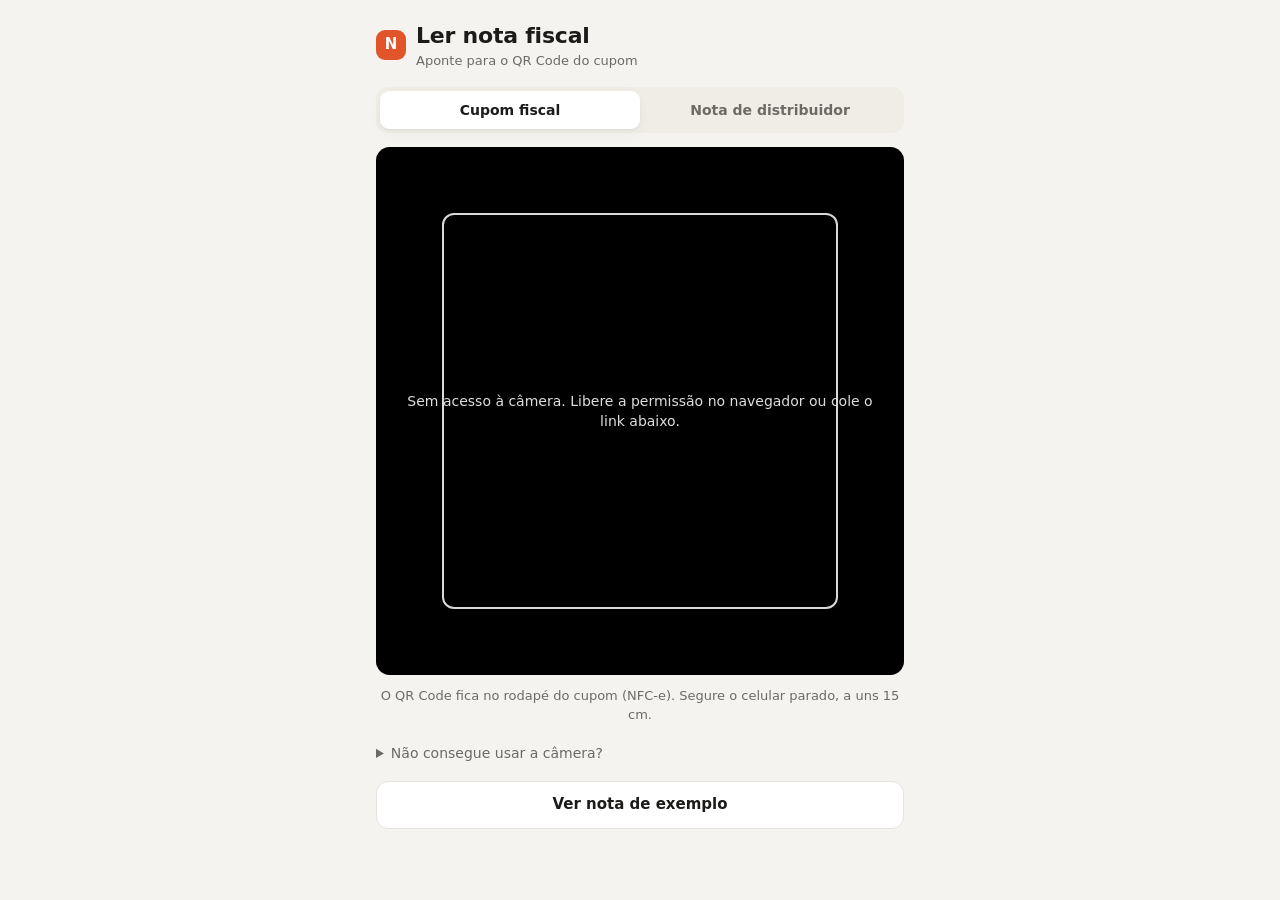
<file: nota-fiscal/index.html>
<!doctype html>
<html lang="pt-BR">
<head>
<meta charset="utf-8">
<meta name="viewport" content="width=device-width,initial-scale=1,viewport-fit=cover">
<meta name="theme-color" content="#e2552b">
<meta name="robots" content="noindex">
<title>Leitor de Nota</title>
<style>
:root{
  --bg:#f5f3ef;--card:#fff;--ink:#1c1b1a;--muted:#6d6a66;--line:#e7e3dd;--soft:#f0ece6;
  --accent:#e2552b;--accent-ink:#fff;--accent-soft:#fbe7df;
  --ok:#1e8a5a;--ok-soft:#e1f3ea;--warn:#9a6412;--warn-soft:#fbf0d9;--bad:#c53030;--bad-soft:#fbe3e3;
  --radius:14px;--shadow:0 1px 2px rgba(0,0,0,.05),0 4px 14px rgba(0,0,0,.04);
}
@media (prefers-color-scheme:dark){:root{
  --bg:#121212;--card:#1c1c1c;--ink:#f2f0ed;--muted:#a19d98;--line:#2c2b29;--soft:#252422;
  --accent:#ff6b3d;--accent-soft:#3a2219;--ok:#4cc38a;--ok-soft:#163327;--warn:#e0a84a;--warn-soft:#3a2d14;--bad:#f07272;--bad-soft:#3d1a1a;--shadow:none;
}}
*{box-sizing:border-box}
html,body{margin:0}
body{background:var(--bg);color:var(--ink);font:15px/1.45 system-ui,-apple-system,"Segoe UI",Roboto,sans-serif;-webkit-font-smoothing:antialiased}
main{max-width:560px;margin:auto;padding:16px 16px calc(32px + env(safe-area-inset-bottom))}
h1{font-size:22px;margin:0;letter-spacing:-.01em}
.muted{color:var(--muted)} .small{font-size:13px}
.top{display:flex;align-items:center;gap:10px;margin:4px 0 16px}
.top i{flex:none;width:30px;height:30px;border-radius:9px;background:var(--accent);color:#fff;display:grid;place-items:center;font-style:normal;font-weight:700}
.top a.voltar{flex:none;width:30px;height:30px;border-radius:9px;background:var(--card);border:1px solid var(--line);display:grid;place-items:center;text-decoration:none;color:var(--ink);font-size:18px}
.card{background:var(--card);border:1px solid var(--line);border-radius:var(--radius);padding:16px;box-shadow:var(--shadow)}
.btn{display:inline-flex;align-items:center;justify-content:center;gap:8px;padding:12px 16px;border-radius:12px;border:1px solid var(--line);background:var(--card);color:var(--ink);font:inherit;font-weight:600;cursor:pointer;text-decoration:none;text-align:center}
.btn.pri{background:var(--accent);border-color:var(--accent);color:var(--accent-ink)}
.btn:disabled{opacity:.45;cursor:default}
.btn.full{width:100%}
.btns{display:grid;gap:8px;margin-top:12px}
.row{display:flex;gap:8px}
.row>*{flex:1}
input,textarea{width:100%;padding:12px;border-radius:12px;border:1px solid var(--line);background:var(--bg);color:var(--ink);font:inherit}

/* abas */
.abas{display:flex;background:var(--soft);border-radius:12px;padding:4px;margin-bottom:14px}
.abas a{flex:1;text-align:center;padding:9px 6px;border-radius:9px;text-decoration:none;color:var(--muted);font-weight:600;font-size:14px}
.abas a.on{background:var(--card);color:var(--ink);box-shadow:var(--shadow)}

/* câmera */
#leitor{border-radius:var(--radius);overflow:hidden;background:#000;aspect-ratio:1/1;position:relative}
#leitor video{position:absolute;inset:0;width:100%;height:100%;object-fit:cover}
.mira{position:absolute;left:50%;top:50%;width:75%;aspect-ratio:1/1;transform:translate(-50%,-50%);border:2px solid rgba(255,255,255,.85);border-radius:12px;box-shadow:0 0 0 999px rgba(0,0,0,.35);pointer-events:none}
.mira.barras{width:90%;aspect-ratio:auto;height:40%}
#leitor-msg{position:absolute;inset:0;display:grid;place-items:center;color:#ddd;text-align:center;padding:24px;font-size:14px}
.dica{margin:12px 0 4px;text-align:center}
details{margin-top:12px}
summary{cursor:pointer;color:var(--muted);font-size:14px;padding:6px 0}

/* marcar a área da chave */
.passos{display:flex;gap:10px;align-items:flex-start;margin-bottom:12px}
.passos .num{flex:none;width:22px;height:22px;border-radius:50%;background:var(--accent);color:#fff;font-size:12px;display:grid;place-items:center;margin-top:1px}
#area{position:relative;border-radius:var(--radius);overflow:hidden;background:#000;touch-action:none;user-select:none;-webkit-user-select:none}
#area canvas{display:block;max-width:100%;max-height:62vh;margin:auto;cursor:crosshair}
.lendo{display:flex;align-items:center;gap:10px;margin-top:12px}
.lendo .spin{width:20px;height:20px;border-width:3px}

/* chave */
.chave-in{display:block;resize:none;font:600 17px/1.5 ui-monospace,SFMono-Regular,Menlo,Consolas,monospace;letter-spacing:.02em;text-align:center;padding:14px 10px}
.status{border-radius:12px;padding:10px 12px;font-size:14px;margin-top:10px}
.status.ok{background:var(--ok-soft);color:var(--ok)}
.status.bad{background:var(--bad-soft);color:var(--bad)}
.status.warn{background:var(--warn-soft);color:var(--warn)}
.status.neutro{background:var(--soft);color:var(--muted)}
.recorte{display:block;max-width:100%;border-radius:8px;border:1px solid var(--line);margin:0 auto 12px;background:#fff}
.mono{font-family:ui-monospace,SFMono-Regular,Menlo,Consolas,monospace;font-size:13px;overflow-wrap:anywhere}

/* nota */
.carregando{display:grid;place-items:center;gap:14px;padding:64px 16px;text-align:center}
.spin{width:38px;height:38px;border-radius:50%;border:4px solid var(--soft);border-top-color:var(--accent);animation:g .8s linear infinite}
@keyframes g{to{transform:rotate(360deg)}}
.erro{background:var(--bad-soft);color:var(--bad);border-color:transparent}
.aviso{background:var(--soft);border-color:transparent;font-size:14px}
.resumo .loja{font-size:18px;font-weight:700;line-height:1.25}
.resumo .total{display:flex;align-items:baseline;justify-content:space-between;margin-top:14px;padding-top:14px;border-top:1px solid var(--line)}
.resumo .total b{font-size:28px;letter-spacing:-.02em;font-variant-numeric:tabular-nums}
.dados{display:grid;grid-template-columns:auto 1fr;gap:4px 14px;margin-top:12px;font-size:14px}
.dados dt{color:var(--muted)} .dados dd{margin:0;text-align:right;font-variant-numeric:tabular-nums}
.itens{list-style:none;margin:0;padding:0}
.itens li{display:flex;gap:12px;align-items:flex-start;padding:12px 0;border-top:1px solid var(--line)}
.itens li:first-child{border-top:0}
.itens .n{flex:none;width:24px;height:24px;border-radius:7px;background:var(--soft);color:var(--muted);font-size:12px;font-weight:600;display:grid;place-items:center}
.itens .d{flex:1;min-width:0}
.itens .nome{font-weight:600;overflow-wrap:anywhere}
.itens .v{text-align:right;font-weight:700;font-variant-numeric:tabular-nums;white-space:nowrap}
.itens .q{font-variant-numeric:tabular-nums}
.sec{display:flex;justify-content:space-between;align-items:center;margin:20px 2px 8px}
.sec h2{font-size:15px;margin:0}
.fixo{position:sticky;bottom:0;padding:12px 0 calc(4px + env(safe-area-inset-bottom));background:linear-gradient(transparent,var(--bg) 30%)}
.toast{position:fixed;left:50%;top:16px;transform:translateX(-50%);background:var(--ink);color:var(--bg);padding:10px 16px;border-radius:12px;font-size:14px;z-index:50;max-width:90vw;text-align:center}
</style>
</head>
<body>
<main id="app"></main>
<input id="foto" type="file" accept="image/*" capture="environment" hidden>
<input id="foto-ocr" type="file" accept="image/*" hidden>

<script>
(function () {
'use strict';
const ZXING_JS = 'https://cdn.jsdelivr.net/npm/zxing-wasm@2.2.4/dist/iife/reader/index.js';
const ZXING_WASM = 'https://cdn.jsdelivr.net/npm/zxing-wasm@2.2.4/dist/reader/zxing_reader.wasm';
const TESSERACT_JS = 'https://cdn.jsdelivr.net/npm/tesseract.js@5.1.1/dist/tesseract.min.js';
const CHAVE_DEMO = '35261012345678000195550010000456781123456787';
const UFS = {11:1,12:1,13:1,14:1,15:1,16:1,17:1,21:1,22:1,23:1,24:1,25:1,26:1,27:1,28:1,29:1,31:1,32:1,33:1,35:1,41:1,42:1,43:1,50:1,51:1,52:1,53:1};

const $ = s => document.querySelector(s);
const esc = s => String(s ?? '').replace(/[&<>"']/g, c => ({'&':'&amp;','<':'&lt;','>':'&gt;','"':'&quot;',"'":'&#39;'}[c]));
const brl = n => n == null ? '—' : Number(n).toLocaleString('pt-BR', {style: 'currency', currency: 'BRL'});
const qtd = n => Number(n).toLocaleString('pt-BR', {maximumFractionDigits: 3});
const grupos = c => c.replace(/(.{4})(?=.)/g, '$1 ');
const toast = t => { const d = document.createElement('div'); d.className = 'toast'; d.textContent = t; document.body.append(d); setTimeout(() => d.remove(), 2600); };

let foto = null;      // canvas com a foto tirada (para marcar a área)
let lida = null;      // {chave, ok, recorte} resultado da leitura da foto

/* ---------- chave de acesso: 44 caracteres, DV módulo 11 ---------- */
// Desde 2026 o CNPJ (posições 7–20) pode ter letras; no DV cada caractere vale (ASCII − 48).
function dvChave(base43) {
  let soma = 0, peso = 2;
  for (let i = base43.length - 1; i >= 0; i--) { soma += (base43.charCodeAt(i) - 48) * peso; peso = peso === 9 ? 2 : peso + 1; }
  const r = soma % 11; return r < 2 ? 0 : 11 - r;
}
const limparChave = s => String(s || '').toUpperCase().replace(/[^0-9A-Z]/g, '');
// Além do DV da chave, confere o CNPJ (ou CPF) do emitente, o mês e o modelo:
// assim um número lido errado quase nunca passa como chave válida.
function chaveValida(c) {
  if (!/^\d{6}[0-9A-Z]{12}\d{26}$/.test(c) || !UFS[c.slice(0, 2)] || dvChave(c.slice(0, 43)) !== +c[43]) return false;
  const mes = +c.slice(4, 6), doc = c.slice(6, 20);
  return mes >= 1 && mes <= 12 && /^(55|65)$/.test(c.slice(20, 22)) && (cnpjValido(doc) || (doc.startsWith('000') && cpfValido(doc.slice(3))));
}
// CNPJ (numérico ou alfanumérico): DVs módulo 11 com pesos 2–9 da direita para a esquerda.
function cnpjValido(d) {
  const dv = b => { let s = 0, p = 2; for (let i = b.length - 1; i >= 0; i--) { s += (b.charCodeAt(i) - 48) * p; p = p === 9 ? 2 : p + 1; } const r = s % 11; return r < 2 ? 0 : 11 - r; };
  return dv(d.slice(0, 12)) === +d[12] && dv(d.slice(0, 13)) === +d[13];
}
function cpfValido(d) {
  if (!/^\d{11}$/.test(d) || /^(\d)\1+$/.test(d)) return false;
  const dv = b => { let s = 0; for (let i = 0; i < b.length; i++) s += +b[i] * (b.length + 1 - i); const r = s % 11; return r < 2 ? 0 : 11 - r; };
  return dv(d.slice(0, 9)) === +d[9] && dv(d.slice(0, 10)) === +d[10];
}
// Chaves válidas que aparecem no texto lido: linhas com exatamente 44 dígitos e, como reserva,
// trechos de 44 dígitos seguidos (quando o OCR quebra a linha no meio).
function chavesNoTexto(texto) {
  const linhas = texto.split('\n').map(l => l.replace(/\D/g, '')).filter(Boolean);
  const achadas = new Set(), juntas = linhas.join('');
  for (const d of linhas) if (d.length === 44 && chaveValida(d)) achadas.add(d);
  for (let i = 0; i + 44 <= juntas.length; i++) if (chaveValida(juntas.slice(i, i + 44))) achadas.add(juntas.slice(i, i + 44));
  // Linha mais parecida com uma chave, para a pessoa corrigir se nada for válido.
  const parecida = linhas.slice().sort((a, b) => Math.abs(a.length - 44) - Math.abs(b.length - 44))[0] || '';
  return {achadas: [...achadas], parecida};
}

/* ---------- rotas ----------
   #/            câmera para cupom (QR Code)
   #/nfe         nota de distribuidor: código de barras, foto ou digitar
   #/nfe/foto    marcar a área da chave na foto
   #/nfe/chave   conferir / digitar a chave
   #/nota?url=   resultado do cupom
   #/chave?c=    resultado da NF-e */
async function route() {
  await pararCamera();
  const h = location.hash.replace(/^#\/?/, '');
  const [caminho, q] = h.split('?');
  const qs = new URLSearchParams(q || '');
  if (caminho === 'nota') return qs.get('url') ? telaNota(qs.get('url')) : (location.hash = '#/');
  if (caminho === 'chave') return qs.get('c') ? telaChave(qs.get('c')) : (location.hash = '#/nfe');
  if (caminho === 'nfe/foto') return foto ? telaMarcar() : (location.hash = '#/nfe');
  if (caminho === 'nfe/chave') return telaDigitar();
  if (caminho === 'ocr') return telaOcr();
  telaCamera(caminho === 'nfe' ? 'nfe' : 'cupom');
}
const abrirNota = url => { location.hash = '#/nota?url=' + encodeURIComponent(url); };
const abrirChave = c => { location.hash = '#/chave?c=' + c; };

// Serve para as duas abas: QR Code com link → cupom; código de barras com 44 dígitos → NF-e.
function aoLer(texto) {
  if (/^https?:\/\//i.test(texto)) { vibrar(); abrirNota(texto); return true; }
  const c = limparChave(texto);
  if (c.length === 44 && chaveValida(c)) { vibrar(); abrirChave(c); return true; }
  return false;
}
const vibrar = () => navigator.vibrate && navigator.vibrate(80);

/* ---------- Tela 1: câmera (com abas) ---------- */
function telaCamera(aba) {
  const nfe = aba === 'nfe';
  $('#app').innerHTML = `
    <div class="top"><i>N</i><div><h1>Ler nota fiscal</h1><div class="muted small">${nfe ? 'Aponte para o código de barras da nota' : 'Aponte para o QR Code do cupom'}</div></div></div>
    <nav class="abas"><a href="#/" class="${nfe ? '' : 'on'}">Cupom fiscal</a><a href="#/nfe" class="${nfe ? 'on' : ''}">Nota de distribuidor</a></nav>
    <div id="leitor"><div class="mira${nfe ? ' barras' : ''}"></div><div id="leitor-msg">Abrindo a câmera…</div></div>
    ${nfe ? `
      <p class="dica muted small">O código de barras fica no topo da nota (DANFE), à direita. Se não ler, tire uma foto <b>de perto</b> dessa parte da nota.</p>
      <div class="btns">
        <label for="foto" class="btn pri full">Tirar foto e marcar a chave</label>
        <a href="#/nfe/chave" class="btn full">Digitar os 44 números</a>
        <button id="demo" class="btn full">Ver nota de exemplo</button>
      </div>
      <p class="small" style="text-align:center;margin-top:16px"><a href="#/ocr" class="muted">Teste: extrair todo o texto da nota (OCR → PDF)</a></p>` : `
      <p class="dica muted small">O QR Code fica no rodapé do cupom (NFC-e). Segure o celular parado, a uns 15 cm.</p>
      <details>
        <summary>Não consegue usar a câmera?</summary>
        <form id="manual" class="card" style="margin-top:8px">
          <label class="small muted" for="link">Cole o link do QR Code</label>
          <input id="link" type="url" inputmode="url" placeholder="https://www.nfce.fazenda…" required style="margin:6px 0 10px">
          <button class="btn pri full">Consultar nota</button>
        </form>
      </details>
      <div class="btns"><button id="demo" class="btn full">Ver nota de exemplo</button></div>`}`;
  if (nfe) {
    $('#demo').onclick = () => abrirChave(CHAVE_DEMO);
  } else {
    $('#manual').onsubmit = e => { e.preventDefault(); abrirNota($('#link').value.trim()); };
    $('#demo').onclick = () => abrirNota('demo');
  }
  iniciarCamera(nfe);
}

/* ---------- Leitura de códigos (QR Code e código de barras) ----------
   Usa o leitor nativo do navegador quando existe (Chrome no Android) e, se não, o zxing-wasm
   (iPhone e computador). O zxing é baixado só quando precisa. */
let zxing = null, detector;
function carregarZxing() {
  if (!zxing) {
    zxing = carregarScript(ZXING_JS).then(() => {
      ZXingWASM.prepareZXingModule({overrides: {locateFile: (arq, pasta) => arq.endsWith('.wasm') ? ZXING_WASM : pasta + arq}});
      return window.ZXingWASM;
    });
    zxing.catch(() => { zxing = null; });
  }
  return zxing;
}
async function detectorNativo() {
  if (detector !== undefined) return detector;
  detector = null;
  try {
    const f = 'BarcodeDetector' in window ? await BarcodeDetector.getSupportedFormats() : [];
    if (f.includes('code_128') && f.includes('qr_code')) detector = new BarcodeDetector({formats: ['code_128', 'qr_code']});
  } catch (e) {}
  return detector;
}
// Textos dos códigos achados no canvas. Com "forte" (fotos), tenta o zxing também quando o nativo não acha.
async function lerCodigos(canvas, forte) {
  const d = await detectorNativo();
  if (d) {
    try { const r = await d.detect(canvas); if (r.length || !forte) return r.map(x => x.rawValue); } catch (e) {}
  }
  const z = await carregarZxing().catch(() => null);
  if (!z) return [];
  const img = canvas.getContext('2d', {willReadFrequently: true}).getImageData(0, 0, canvas.width, canvas.height);
  return (await z.readBarcodes(img, {formats: ['Code128', 'QRCode'], tryHarder: true, maxNumberOfSymbols: 1})).map(x => x.text);
}
const codigoUtil = t => /^https?:\/\//i.test(t) || chaveValida(limparChave(t));

// Copia um pedaço da imagem para um canvas novo, com a largura pedida (amplia ou reduz).
function recorte(origem, x, y, w, h, largura) {
  const k = largura / w, c = document.createElement('canvas');
  c.width = Math.round(w * k); c.height = Math.round(h * k);
  const cx = c.getContext('2d', {willReadFrequently: true});
  cx.imageSmoothingQuality = 'high';
  cx.drawImage(origem, x, y, w, h, 0, 0, c.width, c.height);
  return c;
}

// Procura um código na foto (ou só na área indicada). As barras de uma DANFE são finas: se ficarem
// com menos de ~2 px na foto, o leitor não acha. Por isso amplia: a foto inteira e depois por partes.
async function codigoNaFoto(img, area) {
  const partes = [];
  if (area) partes.push(area);
  else {
    partes.push({x: 0, y: 0, w: img.width, h: img.height});
    for (let i = 0; i < 3; i++) for (let j = 0; j < 3; j++) partes.push({x: j * img.width / 4, y: i * img.height / 4, w: img.width / 2, h: img.height / 2});
  }
  for (const a of partes) {
    const x = Math.max(0, a.x), y = Math.max(0, a.y), w = Math.min(img.width - x, a.w), h = Math.min(img.height - y, a.h);
    if (w < 20 || h < 20) continue;
    try {
      for (const t of await lerCodigos(recorte(img, x, y, w, h, Math.min(3000, Math.max(w, Math.min(w * 2, 2400)))), true))
        if (codigoUtil(t)) return t;
    } catch (e) {}
  }
  return null;
}

/* ---------- Câmera ao vivo ---------- */
let camera = null;
async function iniciarCamera(nfe) {
  const msg = t => { const m = $('#leitor-msg'); if (m) m.textContent = t; };
  if (!window.isSecureContext || !navigator.mediaDevices) return msg('A câmera só funciona com https:// (ou em localhost).');
  const eu = camera = {parado: false};
  let stream;
  try {
    stream = await navigator.mediaDevices.getUserMedia({audio: false, video: {facingMode: {ideal: 'environment'}, width: {ideal: 1920}, height: {ideal: 1080}}});
  } catch (e) {
    if (camera === eu) msg('Sem acesso à câmera. Libere a permissão no navegador' + (nfe ? ', tire uma foto ou digite a chave.' : ' ou cole o link abaixo.'));
    return;
  }
  if (eu.parado) { stream.getTracks().forEach(t => t.stop()); return; }
  eu.stream = stream;
  const video = document.createElement('video');
  video.setAttribute('playsinline', ''); video.muted = true; video.srcObject = stream;
  $('#leitor').prepend(video);
  try { await video.play(); } catch (e) {}
  msg('');
  if (!(await detectorNativo())) carregarZxing().catch(() => msg('Não foi possível carregar o leitor. Verifique a internet.'));

  // Lê só o meio da imagem (onde fica a mira): faixa larga para código de barras, quadrado para QR Code.
  const ciclo = async () => {
    if (eu.parado) return;
    const vw = video.videoWidth, vh = video.videoHeight;
    if (vw) {
      const w = nfe ? vw * 0.9 : Math.min(vw, vh) * 0.8, h = nfe ? Math.min(vh, w * 0.5) : w;
      try {
        for (const t of await lerCodigos(recorte(video, (vw - w) / 2, (vh - h) / 2, w, h, w), false))
          if (!eu.parado && aoLer(t)) { pararCamera(); return; }
      } catch (e) {}
    }
    if (!eu.parado) eu.timer = setTimeout(ciclo, 150);
  };
  ciclo();
}

function pararCamera() {
  const c = camera; camera = null;
  if (c) { c.parado = true; clearTimeout(c.timer); if (c.stream) c.stream.getTracks().forEach(t => t.stop()); }
  return Promise.resolve();
}

/* ---------- Foto: tentar o código de barras, senão marcar a área ---------- */
$('#foto').onchange = async e => {
  const arq = e.target.files[0]; if (!arq) return;
  e.target.value = ''; // permite escolher a mesma foto de novo
  await pararCamera();
  try { foto = await carregarImagem(arq); } catch (err) { return toast('Não consegui abrir a foto. Tente de novo.'); }
  // 1º: se o código de barras for legível na foto, nem precisa marcar nada.
  carregando('Procurando o código de barras na foto');
  const cod = await codigoNaFoto(foto);
  if (cod && aoLer(cod)) { toast('Código de barras lido na foto'); return; }
  if (location.hash === '#/nfe/foto') route(); // já estava nessa tela (tirou outra foto)
  else location.hash = '#/nfe/foto';
};

// Desenha a foto num canvas, reduzida para no máximo 3000 px no lado maior (economiza memória).
function carregarImagem(arq) {
  return new Promise((ok, falha) => {
    const img = new Image(), url = URL.createObjectURL(arq);
    img.onload = () => {
      const k = Math.min(1, 3000 / Math.max(img.naturalWidth, img.naturalHeight));
      const c = document.createElement('canvas');
      c.width = Math.round(img.naturalWidth * k); c.height = Math.round(img.naturalHeight * k);
      c.getContext('2d').drawImage(img, 0, 0, c.width, c.height);
      URL.revokeObjectURL(url); ok(c);
    };
    img.onerror = () => { URL.revokeObjectURL(url); falha(); };
    img.src = url;
  });
}

/* ---------- Tela: marcar a área dos 44 números ---------- */
// A seleção fica guardada em pixels da foto. "vista" é o pedaço da foto que aparece na tela:
// começa com a foto inteira e, depois de uma marcação pequena, aproxima nela para ajustar.
function telaMarcar() {
  $('#app').innerHTML = `
    <div class="top"><a href="#/nfe" class="voltar" aria-label="Voltar">‹</a><div><h1>Marque a chave</h1><div class="muted small">Os 44 números embaixo de “CHAVE DE ACESSO”</div></div></div>
    <div class="passos"><span class="num">1</span><div class="small">Encontre a <b>chave de acesso</b> no topo da nota, à direita (fica embaixo do código de barras).</div></div>
    <div class="passos"><span class="num">2</span><div class="small" id="instrucao"><b>Arraste o dedo</b> por cima <b>só da linha dos números</b>, de um canto ao outro, formando um retângulo.</div></div>
    <div id="area"><canvas id="tela"></canvas></div>
    <button id="inteira" class="btn full" style="margin-top:8px" hidden>Ver a foto inteira</button>
    <div id="lendo"></div>
    <div class="row" style="margin-top:12px">
      <label id="outra" for="foto" class="btn">Outra foto</label>
      <button id="ler" class="btn pri" disabled>Ler números</button>
    </div>`;
  const tela = $('#tela'), ctx = tela.getContext('2d');
  let sel = null, inicio = null, vista, k;

  const mostrar = v => {
    vista = v; k = Math.min(1600, Math.max(900, v.w)) / v.w;
    tela.width = Math.round(v.w * k); tela.height = Math.round(v.h * k);
    $('#inteira').hidden = v.w === foto.width && v.h === foto.height;
    desenhar();
  };
  const desenhar = () => {
    ctx.drawImage(foto, vista.x, vista.y, vista.w, vista.h, 0, 0, tela.width, tela.height);
    if (!sel) return;
    const s = norm(sel), r = {x: (s.x - vista.x) * k, y: (s.y - vista.y) * k, w: s.w * k, h: s.h * k};
    ctx.fillStyle = 'rgba(0,0,0,.55)';
    ctx.fillRect(0, 0, tela.width, r.y); ctx.fillRect(0, r.y + r.h, tela.width, tela.height - r.y - r.h);
    ctx.fillRect(0, r.y, r.x, r.h); ctx.fillRect(r.x + r.w, r.y, tela.width - r.x - r.w, r.h);
    ctx.strokeStyle = '#ff6b3d'; ctx.lineWidth = Math.max(3, tela.width / 250); ctx.strokeRect(r.x, r.y, r.w, r.h);
  };
  const norm = s => ({x: Math.min(s.x1, s.x2), y: Math.min(s.y1, s.y2), w: Math.abs(s.x2 - s.x1), h: Math.abs(s.y2 - s.y1)});
  // Converte a posição do dedo na tela para pixels da foto.
  const ponto = e => {
    const b = tela.getBoundingClientRect();
    const x = vista.x + (e.clientX - b.left) / b.width * vista.w, y = vista.y + (e.clientY - b.top) / b.height * vista.h;
    return {x: Math.max(vista.x, Math.min(vista.x + vista.w, x)), y: Math.max(vista.y, Math.min(vista.y + vista.h, y))};
  };
  tela.onpointerdown = e => { tela.setPointerCapture(e.pointerId); inicio = ponto(e); sel = {x1: inicio.x, y1: inicio.y, x2: inicio.x, y2: inicio.y}; desenhar(); };
  tela.onpointermove = e => { if (!inicio) return; const p = ponto(e); sel.x2 = p.x; sel.y2 = p.y; desenhar(); };
  tela.onpointerup = tela.onpointercancel = () => {
    inicio = null;
    const r = sel && norm(sel);
    if (!r || r.w < vista.w * 0.05 || r.h * k < 4) { sel = null; desenhar(); $('#ler').disabled = true; return; }
    $('#ler').disabled = false;
    // Marcação pequena na tela: aproxima nela (com folga) para a pessoa conferir e ajustar.
    if (r.w < vista.w * 0.5) {
      const w = Math.min(foto.width, r.w * 1.4), h = Math.min(foto.height, Math.max(r.h * 3, w / 3));
      const x = Math.max(0, Math.min(foto.width - w, r.x + r.w / 2 - w / 2)), y = Math.max(0, Math.min(foto.height - h, r.y + r.h / 2 - h / 2));
      mostrar({x, y, w, h});
      $('#instrucao').innerHTML = 'Aproximei. Se o retângulo não cobrir <b>todos os 44 números</b>, arraste de novo. Depois toque em <b>Ler números</b>.';
    }
  };
  $('#inteira').onclick = () => mostrar({x: 0, y: 0, w: foto.width, h: foto.height});
  mostrar({x: 0, y: 0, w: foto.width, h: foto.height});

  $('#ler').onclick = async () => {
    $('#ler').disabled = true; $('#outra').style.cssText = 'pointer-events:none;opacity:.45';
    const aviso = t => { $('#lendo').innerHTML = `<div class="lendo"><div class="spin"></div><div class="small">${esc(t)}</div></div>`; };
    const m = norm(sel);
    aviso('Procurando o código de barras…');
    // Na DANFE o código de barras fica logo acima da chave: tenta lê-lo antes do OCR.
    const cod = await codigoNaFoto(foto, {x: m.x - m.w * 0.15, y: m.y - m.h * 6, w: m.w * 1.3, h: m.h * 7.5});
    if (cod && chaveValida(limparChave(cod))) {
      lida = {chave: limparChave(cod), ok: true, barras: true, recorte: recorte(foto, m.x, m.y, m.w, m.h, Math.min(1200, m.w * 2)).toDataURL('image/png')};
      location.hash = '#/nfe/chave';
      return;
    }
    try {
      lida = await Promise.race([
        lerChaveDaImagem(foto, norm(sel), aviso),
        new Promise((_, rej) => setTimeout(() => rej(new Error('tempo')), 90000)),
      ]);
    } catch (err) {
      lida = {chave: '', ok: false, erroLeitura: true};
    }
    location.hash = '#/nfe/chave';
  };
}

/* ---------- OCR dos números (Tesseract.js, carregado só quando precisa) ---------- */
let ocr = null, ocrAviso = () => {};
function carregarScript(src) {
  return new Promise((ok, falha) => { const s = document.createElement('script'); s.src = src; s.onload = ok; s.onerror = falha; document.head.append(s); });
}
async function workerOcr(aviso) {
  if (!ocr) {
    ocr = (async () => {
      if (!window.Tesseract) await carregarScript(TESSERACT_JS);
      // Erros dentro do worker (ex.: falha ao baixar o idioma) não rejeitam a promessa sozinhos.
      let falhou;
      const erro = new Promise((_, rej) => { falhou = rej; });
      return Promise.race([erro, Tesseract.createWorker('eng', 1, {
        logger: m => { if (m.status === 'recognizing text') ocrAviso('Lendo os números… ' + Math.round(m.progress * 100) + '%'); },
        errorHandler: e => falhou(e),
      })]);
    })();
    ocr.catch(() => { ocr = null; });
  }
  ocrAviso = aviso;
  aviso('Carregando o leitor de números (na primeira vez demora um pouco)…');
  return ocr;
}

async function lerChaveDaImagem(img, r, aviso) {
  // Recorta com uma folga e amplia para ~1400 px de largura (o Tesseract erra menos com texto grande).
  const pad = Math.round(Math.max(r.h * 0.15, 4));
  const x = Math.max(0, Math.round(r.x - pad)), y = Math.max(0, Math.round(r.y - pad));
  const w = Math.min(img.width - x, Math.round(r.w + pad * 2)), h = Math.min(img.height - y, Math.round(r.h + pad * 2));
  // Cada leitura erra em lugares diferentes (troca 0 por 9, junta grupos…). Por isso lê com várias
  // versões da imagem e só dá a chave como conferida quando 2 leituras chegam à mesma chave válida.
  const versoes = [], recortar = largura => {
    const k = Math.max(1, Math.min(4, largura / w));
    const c = document.createElement('canvas');
    c.width = Math.round(w * k); c.height = Math.round(h * k);
    const cx = c.getContext('2d'); cx.imageSmoothingQuality = 'high';
    cx.drawImage(img, x, y, w, h, 0, 0, c.width, c.height);
    return c;
  };
  const p900 = recortar(900), p1400 = recortar(1400);
  for (const [base, bin, modo] of [[p900, false, '6'], [p1400, true, '6'], [p1400, false, '11'], [p900, true, '6'], [p1400, false, '6'], [p900, true, '11'], [p900, false, '11'], [p1400, true, '11']])
    versoes.push({c: filtrar(base, bin), modo});

  const worker = await workerOcr(aviso);
  const votos = new Map();
  let parecida = '';
  for (let i = 0; i < versoes.length; i++) {
    ocrAviso = t => aviso(t.replace('Lendo os números…', 'Lendo os números (' + (i + 1) + '/' + versoes.length + ')…'));
    await worker.setParameters({tessedit_char_whitelist: '0123456789', tessedit_pageseg_mode: versoes[i].modo});
    const r = chavesNoTexto((await worker.recognize(versoes[i].c)).data.text);
    for (const c of r.achadas) votos.set(c, (votos.get(c) || 0) + 1);
    if (Math.abs(r.parecida.length - 44) < Math.abs(parecida.length - 44)) parecida = r.parecida;
    const [melhor, n] = [...votos].sort((a, b) => b[1] - a[1])[0] || [];
    if (n >= 2) return {chave: melhor, ok: true, recorte: versoes[0].c.toDataURL('image/png')};
  }
  const [unica] = [...votos.keys()];
  const recorte = versoes[0].c.toDataURL('image/png');
  // Só uma leitura deu chave válida: mostra, mas pede para a pessoa comparar com a nota.
  if (votos.size === 1) return {chave: unica, ok: false, duvida: true, recorte};
  return {chave: parecida.slice(0, 44), ok: false, recorte};
}

// Tons de cinza e, se pedido, preto e branco com limiar automático (Otsu).
function filtrar(origem, binario) {
  const c = document.createElement('canvas'); c.width = origem.width; c.height = origem.height;
  const ctx = c.getContext('2d'); ctx.drawImage(origem, 0, 0);
  const d = ctx.getImageData(0, 0, c.width, c.height), px = d.data, hist = new Array(256).fill(0);
  for (let i = 0; i < px.length; i += 4) { const g = Math.round(px[i] * .299 + px[i + 1] * .587 + px[i + 2] * .114); px[i] = px[i + 1] = px[i + 2] = g; hist[g]++; }
  if (binario) {
    const total = px.length / 4; let soma = 0; for (let i = 0; i < 256; i++) soma += i * hist[i];
    let sB = 0, wB = 0, max = 0, limiar = 127;
    for (let t = 0; t < 256; t++) {
      wB += hist[t]; if (!wB) continue; const wF = total - wB; if (!wF) break;
      sB += t * hist[t]; const mB = sB / wB, mF = (soma - sB) / wF, v = wB * wF * (mB - mF) ** 2;
      if (v > max) { max = v; limiar = t; }
    }
    for (let i = 0; i < px.length; i += 4) px[i] = px[i + 1] = px[i + 2] = px[i] > limiar ? 255 : 0;
  }
  ctx.putImageData(d, 0, 0);
  return c;
}

/* ---------- Tela: conferir / digitar a chave ---------- */
function telaDigitar() {
  const r = lida; lida = null;
  const daFoto = !!r;
  $('#app').innerHTML = `
    <div class="top"><a href="#/nfe" class="voltar" aria-label="Voltar">‹</a><div><h1>${daFoto ? 'Confira a chave' : 'Digite a chave'}</h1><div class="muted small">${daFoto ? 'Compare com a nota antes de buscar' : 'Os 44 números embaixo de “CHAVE DE ACESSO”'}</div></div></div>
    <div class="card">
      ${daFoto && r.recorte ? `<img class="recorte" src="${r.recorte}" alt="Área marcada na foto">` : ''}
      <textarea id="chave" class="chave-in" rows="3" inputmode="numeric" autocomplete="off" spellcheck="false" placeholder="0000 0000 0000 0000 …">${esc(grupos(r ? r.chave : ''))}</textarea>
      <div id="status"></div>
      <button id="buscar" class="btn pri full" style="margin-top:12px" disabled>Buscar nota</button>
    </div>
    ${daFoto ? `<div class="row" style="margin-top:12px"><a href="#/nfe/foto" class="btn">Marcar de novo</a><label for="foto" class="btn">Tirar outra foto</label></div>` : ''}`;

  const inp = $('#chave');
  const conferir = () => {
    const c = limparChave(inp.value).slice(0, 44);
    const fim = inp.selectionStart === inp.value.length;
    inp.value = grupos(c);
    if (fim) inp.setSelectionRange(inp.value.length, inp.value.length);
    const ok = c.length === 44 && chaveValida(c);
    let st;
    if (ok && daFoto && r.duvida && c === r.chave) st = `<div class="status warn">Li esta chave, mas não tenho certeza. <b>Compare com a nota</b> antes de buscar, ou marque de novo.</div>`;
    else if (ok) st = `<div class="status ok">✓ Chave conferida${daFoto && r.barras && c === r.chave ? ' (lida pelo código de barras)' : daFoto ? '. Confira se bate com a nota.' : ''}</div>`;
    else if (c.length === 44) st = `<div class="status bad">Essa chave não confere: algum número está errado. ${daFoto ? 'Corrija aqui, marque de novo ou tire outra foto mais de perto.' : 'Confira com a nota.'}</div>`;
    else if (daFoto && c.length === 0 && r.erroLeitura) st = `<div class="status bad">Não consegui carregar o leitor de números. Verifique a internet ou digite a chave.</div>`;
    else if (daFoto && !c.length) st = `<div class="status bad">Não encontrei números nessa área. Marque de novo, tire outra foto mais de perto ou digite.</div>`;
    else st = `<div class="status ${daFoto ? 'bad' : 'neutro'}">${daFoto ? 'Não consegui ler todos os números (' + c.length + ' de 44). Complete aqui, marque de novo ou tire outra foto.' : c.length + ' de 44 números'}</div>`;
    $('#status').innerHTML = st;
    $('#buscar').disabled = !ok;
    return ok ? c : '';
  };
  inp.oninput = conferir;
  $('#buscar').onclick = () => { const c = conferir(); if (c) abrirChave(c); };
  inp.onkeydown = e => { if (e.key === 'Enter') { e.preventDefault(); $('#buscar').click(); } };
  conferir();
  if (!daFoto) inp.focus();
}

/* ---------- Telas de resultado ---------- */
const carregando = t => { $('#app').innerHTML = `<div class="carregando"><div class="spin"></div><div><b>Carregando…</b><div class="muted small">${t}</div></div></div>`; };

async function consultar(rota, corpo) {
  try {
    const resp = await fetch(rota, {method: 'POST', headers: {'Content-Type': 'application/json'}, body: JSON.stringify(corpo)});
    return await resp.json();
  } catch (e) {
    return {ok: false, erro: 'Não foi possível falar com o servidor. Verifique a internet.'};
  }
}

function listaProdutos(r) {
  if (!r.produtos || !r.produtos.length) return '';
  return `
    <div class="sec"><h2>Produtos</h2><span class="muted small">${r.produtos.length} ${r.produtos.length === 1 ? 'item' : 'itens'}</span></div>
    <div class="card" style="padding:4px 16px">
      <ul class="itens">${r.produtos.map(p => `
        <li>
          <span class="n">${p.id}</span>
          <div class="d">
            <div class="nome">${esc(p.nome)}</div>
            <div class="muted small q">${qtd(p.quantidade)} ${esc(p.unidade)} × ${brl(p.preco_unitario)}</div>
          </div>
          <div class="v">${brl(p.preco_total)}</div>
        </li>`).join('')}
      </ul>
    </div>`;
}

async function telaNota(url) {
  carregando('Buscando os produtos da nota na SEFAZ');
  const r = await consultar('/api/nfce', {url});
  if (!location.hash.startsWith('#/nota')) return; // saiu da tela enquanto carregava
  if (!r.ok) return telaErro(r.erro || 'Não foi possível ler esta nota.', () => telaNota(url), '#/');
  $('#app').innerHTML = `
    <div class="top"><i>N</i><h1>Sua nota</h1></div>
    <div class="card resumo">
      <div class="loja">${esc(r.estabelecimento)}</div>
      <div class="muted small">${[r.cnpj && 'CNPJ ' + esc(r.cnpj), r.data_emissao && esc(r.data_emissao)].filter(Boolean).join(' · ')}</div>
      <div class="total"><span class="muted">Total da nota</span><b>${brl(r.valor_total)}</b></div>
    </div>
    ${listaProdutos(r)}
    ${r.fonte === 'demo' ? '<p class="muted small" style="text-align:center">Esta é uma nota de exemplo.</p>' : ''}
    <div class="fixo"><a href="#/" class="btn pri full">Ler outra nota</a></div>`;
}

async function telaChave(c) {
  carregando('Consultando a nota fiscal');
  const r = await consultar('/api/nfe', {chave: c});
  if (!location.hash.startsWith('#/chave')) return;
  if (!r.ok) return telaErro(r.erro || 'Não foi possível consultar esta nota.', () => telaChave(c), '#/nfe');
  const dados = [
    ['CNPJ do emitente', r.cnpj], ['Número / série', r.numero + ' / ' + r.serie],
    ['Emissão', r.data_emissao || r.mes_emissao], ['Estado', r.uf], ['Tipo', r.modelo],
  ].filter(d => d[1]);
  $('#app').innerHTML = `
    <div class="top"><i>N</i><h1>Nota de distribuidor</h1></div>
    <div class="card resumo">
      <div class="loja">${esc(r.estabelecimento || r.modelo + ' nº ' + r.numero)}</div>
      <dl class="dados">${dados.map(d => `<dt>${esc(d[0])}</dt><dd>${esc(d[1])}</dd>`).join('')}</dl>
      ${r.valor_total != null ? `<div class="total"><span class="muted">Total da nota</span><b>${brl(r.valor_total)}</b></div>` : ''}
      <div class="muted small mono" style="margin-top:12px">${esc(grupos(r.chave))}</div>
      <button id="copiar" class="btn full" style="margin-top:10px">Copiar chave</button>
    </div>
    ${r.aviso ? `<div class="card aviso" style="margin-top:12px">${esc(r.aviso)}</div>` : ''}
    ${listaProdutos(r)}
    ${r.fonte === 'demo' ? '<p class="muted small" style="text-align:center">Esta é uma nota de exemplo.</p>' : ''}
    <div class="fixo"><a href="#/nfe" class="btn pri full">Ler outra nota</a></div>`;
  $('#copiar').onclick = () => navigator.clipboard.writeText(r.chave).then(() => toast('Chave copiada'), () => toast('Não deu para copiar'));
}

function telaErro(msg, tentar, voltar) {
  $('#app').innerHTML = `
    <div class="top"><i>N</i><h1>Não deu certo</h1></div>
    <div class="card erro">${esc(msg)}</div>
    <div class="row" style="margin-top:14px">
      <button id="denovo" class="btn">Tentar de novo</button>
      <a href="${voltar}" class="btn pri">Ler outra nota</a>
    </div>`;
  $('#denovo').onclick = tentar;
}

/* ---------- Teste: OCR da DANFE inteira → produtos + texto + PDF pesquisável ----------
   Usa o Tesseract em português. O PDF tem a imagem da nota com o texto reconhecido "por baixo",
   então dá para selecionar, copiar e buscar. Os produtos saem da tabela da DANFE, e cada linha é
   conferida pela conta quantidade × valor unitário = valor total. */
let ocrPor = null;
function workerPor(aviso) {
  if (!ocrPor) {
    ocrPor = (async () => {
      if (!window.Tesseract) await carregarScript(TESSERACT_JS);
      let falhou;
      const erro = new Promise((_, rej) => { falhou = rej; });
      return Promise.race([erro, Tesseract.createWorker('por', 1, {
        logger: m => { if (m.status === 'recognizing text') ocrPorAviso('Lendo o texto… ' + Math.round(m.progress * 100) + '%'); },
        errorHandler: e => falhou(e),
      })]);
    })();
    ocrPor.catch(() => { ocrPor = null; });
  }
  ocrPorAviso = aviso;
  aviso('Carregando o leitor em português (na primeira vez baixa alguns MB)…');
  return ocrPor;
}
let ocrPorAviso = () => {};

// Preto e branco com limiar local (aguenta sombra e luz desigual) e sem as bordas da tabela:
// traços retos mais compridos que 3% da largura são linhas da tabela, não letras.
function semBordas(c) {
  const W = c.width, H = c.height, ctx = c.getContext('2d', {willReadFrequently: true});
  const d = ctx.getImageData(0, 0, W, H), px = d.data, g = new Float32Array(W * H);
  for (let i = 0; i < W * H; i++) g[i] = px[i * 4] * .299 + px[i * 4 + 1] * .587 + px[i * 4 + 2] * .114;
  const S = new Float64Array((W + 1) * (H + 1));
  for (let y = 0; y < H; y++) { let l = 0; for (let x = 0; x < W; x++) { l += g[y * W + x]; S[(y + 1) * (W + 1) + x + 1] = S[y * (W + 1) + x + 1] + l; } }
  const R = 25, tinta = new Uint8Array(W * H);
  for (let y = 0; y < H; y++) {
    const y0 = Math.max(0, y - R), y1 = Math.min(H, y + R);
    for (let x = 0; x < W; x++) {
      const x0 = Math.max(0, x - R), x1 = Math.min(W, x + R);
      const media = (S[y1 * (W + 1) + x1] - S[y0 * (W + 1) + x1] - S[y1 * (W + 1) + x0] + S[y0 * (W + 1) + x0]) / ((x1 - x0) * (y1 - y0));
      tinta[y * W + x] = g[y * W + x] < media * 0.85 ? 1 : 0;
    }
  }
  const L = Math.round(W * 0.03), borda = new Uint8Array(W * H);
  const varrer = (n, m, idx) => {
    for (let a = 0; a < n; a++) {
      let ini = -1;
      for (let b = 0; b <= m; b++) {
        const t = b < m && tinta[idx(a, b)];
        if (t && ini < 0) ini = b;
        if (!t && ini >= 0) { if (b - ini >= L) for (let k = ini; k < b; k++) borda[idx(a, k)] = 1; ini = -1; }
      }
    }
  };
  varrer(H, W, (y, x) => y * W + x); // linhas horizontais
  varrer(W, H, (x, y) => y * W + x); // linhas verticais
  for (let i = 0; i < W * H; i++) px[i * 4] = px[i * 4 + 1] = px[i * 4 + 2] = tinta[i] && !borda[i] ? 0 : 255;
  ctx.putImageData(d, 0, 0);
  return c;
}

// Lê a tabela "Dados dos produtos" do texto da DANFE. Uma linha de produto tem o NCM (8 dígitos)
// e termina com quantidade, valor unitário e valor total. O OCR às vezes perde a vírgula
// ("924000" em vez de "92,4000"): testa as posições possíveis e fica com a que fecha a conta.
function produtosDanfe(texto) {
  const itens = [];
  for (const bruta of texto.split('\n')) {
    const linha = bruta.replace(/[|\[\]“”"'!—–_{}()]/g, ' ').replace(/\s+/g, ' ').trim();
    const ncm = linha.match(/(^|\s)(\d{8,9})(\s|$)/);
    if (!ncm) continue;
    const tokens = linha.split(' ');
    const nums = [];
    for (let i = tokens.length - 1; i >= 0 && nums.length < 3; i--) if (/^\d[\d.,]*$/.test(tokens[i])) nums.unshift(i); else if (nums.length) break;
    if (nums.length < 3) continue;
    const [q, u, t] = nums.map(i => tokens[i]);
    const conta = resolverConta(q, u, t);
    const antes = tokens[nums[0] - 1] || '';
    const pos = linha.indexOf(ncm[2], ncm.index);
    const inicio = linha.slice(0, pos).trim().split(' ');
    const codigo = /\d/.test(inicio[0] || '') && inicio.length > 1 ? inicio.shift().replace(/[^0-9A-Za-z.-]/g, '') : '';
    itens.push({
      id: itens.length + 1, codigo,
      nome: inicio.join(' ').replace(/^[^0-9A-Za-zÀ-ú]+/, '') || 'Produto ' + (itens.length + 1),
      unidade: /^[A-Za-z]{1,6}$/.test(antes) ? (/^(ex|ox|cx)$/i.test(antes) ? 'CX' : antes.toUpperCase()) : '',
      ...conta,
    });
  }
  const soma = Math.round(itens.reduce((s, i) => s + (i.preco_total || 0), 0) * 100) / 100;
  // A soma confere se aparece como algum valor da nota (ex.: "V. TOTAL PRODUTOS").
  const valores = (texto.match(/\d{1,3}(?:[.,]\d{3})*[.,]\d{2}(?!\d)/g) || []).map(v => +v.replace(/\D/g, '') / 100);
  return {itens, soma, somaNaNota: itens.length > 0 && valores.some(v => Math.abs(v - soma) < 0.011)};
}

function resolverConta(q, u, t) {
  const dig = s => s.replace(/\D/g, ''), casas = s => { const m = s.match(/[.,](\d+)$/); return m ? m[1].length : 0; };
  const T = +dig(t) / 100; // o valor total sempre tem 2 casas
  let melhor = null;
  for (const kq of [0, 1, 2, 3, 4]) for (const ku of [2, 3, 4, 5, 6, 10]) {
    const Q = +dig(q) / 10 ** kq, U = +dig(u) / 10 ** ku;
    if (!Q || Math.abs(Q * U - T) > Math.max(0.011, T * 0.0005)) continue;
    // Prefere as casas decimais que o OCR leu; senão, o padrão da DANFE (4 casas).
    const custo = (kq === casas(q) ? 0 : kq === 4 ? 1 : 2) + (ku === casas(u) ? 0 : ku === 4 ? 1 : 2);
    if (!melhor || custo < melhor.custo) melhor = {custo, Q, U};
  }
  if (melhor) return {quantidade: melhor.Q, preco_unitario: melhor.U, preco_total: T, conferido: true};
  const n = s => +dig(s) / 10 ** casas(s);
  return {quantidade: n(q), preco_unitario: n(u), preco_total: T, conferido: false};
}

function telaOcr() {
  $('#app').innerHTML = `
    <div class="top"><a href="#/nfe" class="voltar" aria-label="Voltar">‹</a><div><h1>Texto da nota</h1><div class="muted small">Teste de OCR: extrai todo o texto e gera um PDF</div></div></div>
    <div class="card">
      <p class="small" style="margin-top:0">Fotografe a nota inteira, de frente, com boa luz e sem sombra. Quanto mais reta e nítida, melhor o resultado.</p>
      <div class="btns">
        <label for="foto-ocr" class="btn pri full" id="escolher">Tirar ou escolher foto</label>
      </div>
      <div id="ocr-status"></div>
    </div>
    <div id="ocr-res"></div>`;
  const inp = $('#foto-ocr');
  inp.setAttribute('capture', 'environment');
  inp.onchange = async e => {
    const arq = e.target.files[0]; if (!arq) return;
    e.target.value = '';
    const aviso = t => { $('#ocr-status').innerHTML = `<div class="lendo"><div class="spin"></div><div class="small">${esc(t)}</div></div>`; };
    $('#escolher').style.cssText = 'pointer-events:none;opacity:.45';
    $('#ocr-res').innerHTML = '';
    const t0 = Date.now();
    try {
      const img = await carregarImagem(arq);
      // Amplia o texto pequeno da foto, passa para preto e branco e apaga as bordas da tabela.
      aviso('Preparando a imagem…');
      await new Promise(ok => setTimeout(ok, 30));
      const c = semBordas(recorte(img, 0, 0, img.width, img.height, Math.min(3000, Math.max(img.width, 2400))));
      const worker = await workerPor(aviso);
      // Modo 6 (bloco único) mantém cada linha da tabela inteira; rotateAuto endireita foto torta.
      await worker.setParameters({tessedit_pageseg_mode: '6', preserve_interword_spaces: '1'});
      const {data} = await worker.recognize(c, {pdfTitle: 'Nota fiscal', rotateAuto: true}, {text: true, pdf: true});
      const pdf = URL.createObjectURL(new Blob([new Uint8Array(data.pdf)], {type: 'application/pdf'}));
      const prod = produtosDanfe(data.text);
      const ok = prod.itens.filter(i => i.conferido).length;
      $('#ocr-status').innerHTML = `<div class="status ok">Pronto em ${((Date.now() - t0) / 1000).toFixed(1)} s · confiança média do OCR ${Math.round(data.confidence)}%</div>`;
      $('#ocr-res').innerHTML = `
        ${prod.itens.length ? `
        <div class="card resumo" style="margin-top:12px">
          <dl class="dados" style="margin-top:0">
            <dt>Produtos encontrados</dt><dd>${prod.itens.length}</dd>
            <dt>Linhas conferidas</dt><dd>${ok} de ${prod.itens.length}</dd>
            <dt>Soma dos produtos</dt><dd>${brl(prod.soma)}</dd>
          </dl>
          <div class="status ${prod.somaNaNota && ok === prod.itens.length ? 'ok' : 'warn'}">${prod.somaNaNota
            ? (ok === prod.itens.length ? '✓ Todas as linhas conferem e a soma bate com um total da nota.' : 'A soma bate com um total da nota, mas confira as linhas marcadas com ⚠.')
            : 'A soma não bate com nenhum total da nota: pode faltar produto ou ter número lido errado. Confira com a nota.'}</div>
        </div>
        ${listaProdutos({produtos: prod.itens.map(i => ({...i, nome: (i.conferido ? '✓ ' : '⚠ ') + i.nome}))})}` : `
        <div class="status warn" style="margin-top:12px">Não encontrei a tabela de produtos. Fotografe a nota inteira, reta e com boa luz.</div>`}
        <div class="sec"><h2>Texto extraído</h2><span class="muted small">${data.text.split('\n').filter(l => l.trim()).length} linhas</span></div>
        <div class="card">
          <textarea id="ocr-texto" rows="16" class="mono" style="font-size:12px;white-space:pre;overflow:auto">${esc(data.text)}</textarea>
          <div class="row" style="margin-top:10px">
            <button id="copiar-texto" class="btn">Copiar texto</button>
            <a class="btn pri" href="${pdf}" download="nota-fiscal-ocr.pdf">Baixar PDF</a>
          </div>
        </div>`;
      $('#copiar-texto').onclick = () => navigator.clipboard.writeText($('#ocr-texto').value).then(() => toast('Texto copiado'), () => toast('Não deu para copiar'));
    } catch (err) {
      $('#ocr-status').innerHTML = `<div class="status bad">Não consegui ler a foto. Verifique a internet e tente de novo.</div>`;
    }
    $('#escolher').style.cssText = '';
  };
}

window.addEventListener('hashchange', route);
route();
})();
</script>
</body>
</html>
</file>
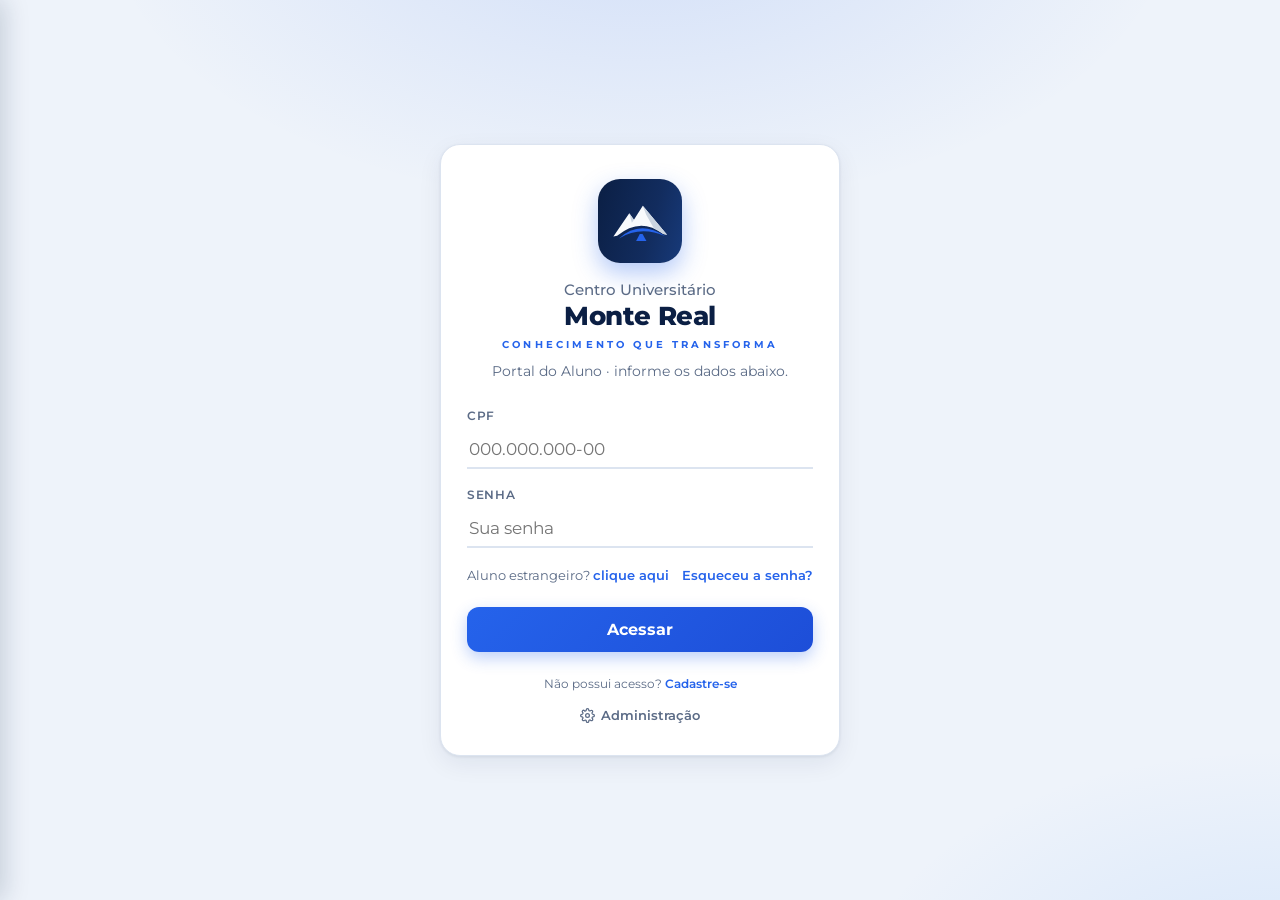
<file: portal/index.html>
<!DOCTYPE html>
<html lang="pt-BR">
<head>
<meta charset="UTF-8">
<meta name="viewport" content="width=device-width, initial-scale=1.0">
<meta name="robots" content="noindex, nofollow">
<title>Portal Acadêmico · Centro Universitário Monte Real</title>
<link rel="icon" href="brand/favicon.svg" type="image/svg+xml">
<link rel="apple-touch-icon" href="brand/apple-touch-icon.png">
<meta name="theme-color" content="#0B1F44">
<meta name="description" content="Portal Acadêmico do Centro Universitário Monte Real (UNIMR).">
<link rel="preconnect" href="https://fonts.googleapis.com">
<link rel="preconnect" href="https://fonts.gstatic.com" crossorigin>
<link href="https://fonts.googleapis.com/css2?family=Montserrat:wght@400;500;600;700;800&display=swap" rel="stylesheet">
<style>
:root{
  /* ===== Marca UNIMR (fictícia) — tokens centrais ===== */
  --unimr-navy:#0B1F44;     /* azul institucional */
  --unimr-blue:#2563EB;     /* azul principal */
  --unimr-sky:#60A5FA;      /* azul claro */
  --unimr-white:#F8FAFC;    /* branco */
  --unimr-green:#10B981;    /* verde complementar */
  /* tons derivados */
  --unimr-navy-2:#122C5E;
  --unimr-blue-dark:#1D4ED8;
  --unimr-blue-50:#EFF5FF;
  --unimr-blue-100:#DCE8FC;
  --unimr-blue-200:#C2D6F5;
  --grad-brand:linear-gradient(105deg,var(--unimr-navy) 0%,var(--unimr-navy-2) 62%,#173A7A 100%);
  /* papéis da interface */
  --primary:var(--unimr-blue);
  --primary-dark:var(--unimr-blue-dark);
  --primary-700:var(--unimr-navy);
  --accent:var(--unimr-green);
  --accent-light:var(--unimr-sky);
  --ink:var(--unimr-navy);
  --muted:#5B6B86;
  --line:#DCE4F0;
  --bg:#EEF3FA;
  --card:#ffffff;
  --info:var(--unimr-blue);
  --danger:#e11d48;
  --ok:var(--unimr-green);
  --warn:#d97706;
  --radius:14px;
  --shadow:0 1px 3px rgba(11,31,68,.08),0 8px 24px rgba(11,31,68,.07);
  /* carteira */
  --idc-border:rgba(11,31,68,.10);
  --idc-line:#DDE6F2;
  --idc-foot-bg:#EEF4FC;
  --idc-proto:#7A89A3;
  --idc-shadow:0 1px 2px rgba(11,31,68,.06),0 6px 16px -4px rgba(11,31,68,.10),0 22px 44px -16px rgba(11,31,68,.35);
}
*{box-sizing:border-box;margin:0;padding:0}
html,body{height:100%}
body{
  font-family:'Montserrat',system-ui,-apple-system,sans-serif;
  background:var(--bg);color:var(--ink);
  -webkit-font-smoothing:antialiased;line-height:1.45;
}
img{max-width:100%;display:block}
button{font-family:inherit;cursor:pointer;border:none;background:none}
input,select,textarea{font-family:inherit}
a{color:inherit}
.hidden{display:none !important}

/* ---------- Brand mark ---------- */
.brand-mark{
  width:46px;height:46px;border-radius:12px;
  background:var(--grad-brand);
  display:grid;place-items:center;flex:0 0 auto;
  box-shadow:0 4px 12px rgba(37,99,235,.35);
}
.brand-mark svg{width:32px;height:auto}
.brand-lockup{display:flex;align-items:center;gap:12px}
.brand-lockup .name{font-weight:800;letter-spacing:-.02em;line-height:1.05}
.brand-lockup .name small{display:block;font-weight:500;font-size:.72rem;color:var(--muted);letter-spacing:.02em}

/* ---------- LOGIN ---------- */
#view-login{
  min-height:100dvh;display:grid;place-items:center;padding:28px 20px;
  background:
    radial-gradient(900px 500px at 50% -10%,rgba(37,99,235,.14),transparent 60%),
    radial-gradient(700px 400px at 100% 110%,rgba(96,165,250,.16),transparent 60%),
    var(--bg);
}
.login-card{
  width:100%;max-width:400px;background:var(--card);border-radius:20px;
  box-shadow:var(--shadow);padding:34px 26px 26px;text-align:center;
  border:1px solid var(--line);
}
.login-logo{
  width:84px;height:84px;border-radius:22px;margin:0 auto 18px;
  background:var(--grad-brand);
  display:grid;place-items:center;box-shadow:0 10px 24px rgba(37,99,235,.35);
}
.login-logo svg{width:56px;height:auto}
.login-card h1{font-size:1.65rem;font-weight:800;letter-spacing:-.02em;line-height:1.15;margin-bottom:6px;color:var(--unimr-navy)}
.login-card h1 small{display:block;font-size:.95rem;font-weight:500;letter-spacing:0;color:var(--muted);margin-bottom:2px}
.login-card .sub{color:var(--muted);font-size:.9rem;margin-bottom:26px}
.login-tag{margin:2px 0 10px;font-size:.62rem;font-weight:700;letter-spacing:.32em;text-transform:uppercase;color:var(--unimr-blue)}
.proto-note{display:inline-block;margin-top:16px;padding:5px 10px;border-radius:999px;background:var(--unimr-blue-50);border:1px solid var(--unimr-blue-100);color:var(--muted);font-size:.64rem;font-weight:700;letter-spacing:.06em;text-transform:uppercase}
.field{text-align:left;margin-bottom:18px}
.field label{display:block;font-size:.72rem;font-weight:600;color:var(--muted);
  letter-spacing:.06em;text-transform:uppercase;margin-bottom:6px}
.field input{
  width:100%;border:none;border-bottom:2px solid var(--line);
  background:transparent;font-size:1.05rem;padding:8px 2px;color:var(--ink);
  outline:none;transition:border-color .18s;
}
.field input:focus{border-color:var(--primary)}
.login-row{display:flex;flex-direction:column;gap:10px;align-items:center;
  font-size:.82rem;color:var(--muted);margin:4px 0 22px}
.login-row a{white-space:nowrap}
.login-row a{color:var(--primary);font-weight:600;text-decoration:none}
.btn{
  display:inline-flex;align-items:center;justify-content:center;gap:8px;
  width:100%;padding:13px 18px;border-radius:12px;font-weight:700;font-size:1rem;
  background:linear-gradient(135deg,var(--primary),var(--primary-dark));color:#fff;
  transition:transform .12s,box-shadow .18s;box-shadow:0 6px 16px rgba(37,99,235,.3);
}
.btn:active{transform:translateY(1px)}
.btn.secondary{background:#fff;color:var(--primary);border:1.5px solid var(--line);box-shadow:none}
.btn.ghost{background:transparent;color:var(--muted);box-shadow:none;font-weight:600}
.btn.sm{width:auto;padding:9px 14px;font-size:.88rem}
.btn.danger{background:linear-gradient(135deg,#f43f5e,#e11d48);box-shadow:0 6px 16px rgba(225,29,72,.3)}
.login-foot{margin-top:22px;font-size:.78rem;color:var(--muted);line-height:1.6}
.login-foot .adm{display:inline-flex;align-items:center;gap:6px;color:var(--muted);
  margin-top:14px;font-weight:600;font-size:.8rem}
.login-foot .adm svg{width:15px;height:15px}
.login-error{background:#fef2f2;color:#b91c1c;border:1px solid #fecaca;border-radius:10px;
  padding:9px 12px;font-size:.85rem;margin-bottom:16px;text-align:left}

/* ---------- APP SHELL ---------- */
#view-app{min-height:100dvh;display:flex;flex-direction:column}
.topbar{
  position:sticky;top:0;z-index:40;
  background:var(--grad-brand);
  color:var(--unimr-white);display:flex;align-items:center;gap:12px;padding:12px 16px;
  box-shadow:0 2px 12px rgba(11,31,68,.3);
}
.topbar .menu-btn{color:#fff;display:flex;flex-direction:column;align-items:center;gap:2px;
  font-size:.62rem;font-weight:600;opacity:.95}
.topbar .menu-btn svg{width:24px;height:24px}
.topbar .brand-lockup .name{color:var(--unimr-white);font-size:1.08rem;letter-spacing:.02em}
.topbar .brand-lockup .name small{color:var(--unimr-sky);letter-spacing:.06em}
.topbar .brand-mark{background:none;box-shadow:none;width:auto;height:auto;border-radius:0}
.topbar .brand-mark svg{width:46px}
.topbar .brand-lockup .div{width:1.5px;height:30px;background:rgba(248,250,252,.45);border-radius:1px}

.topbar .spacer{flex:1}
.topbar .avatar{width:38px;height:38px;border-radius:50%;background:rgba(255,255,255,.2);
  display:grid;place-items:center;position:relative;overflow:hidden}
.topbar .avatar svg{width:22px;height:22px;color:#fff}
.topbar .avatar img{width:100%;height:100%;object-fit:cover}
.topbar .avatar .dot{position:absolute;right:1px;bottom:1px;width:9px;height:9px;border-radius:50%;
  background:var(--unimr-green);border:2px solid var(--unimr-navy)}

.content{flex:1;padding:16px 16px 40px;max-width:760px;width:100%;margin:0 auto}

/* ---------- DRAWER ---------- */
.scrim{position:fixed;inset:0;background:rgba(11,31,68,.5);z-index:50;opacity:0;
  pointer-events:none;transition:opacity .22s}
.scrim.open{opacity:1;pointer-events:auto}
.drawer{
  position:fixed;top:0;left:0;height:100dvh;width:290px;max-width:84vw;z-index:60;
  background:var(--card);box-shadow:4px 0 24px rgba(11,31,68,.18);
  transform:translateX(-100%);transition:transform .24s cubic-bezier(.4,0,.2,1);
  display:flex;flex-direction:column;overflow-y:auto;
}
.drawer.open{transform:translateX(0)}
.drawer-head{
  background:radial-gradient(120% 120% at 100% 0%,rgba(37,99,235,.45),transparent 60%),var(--grad-brand);
  color:var(--unimr-white);padding:22px 20px 20px;position:relative;
}
.drawer-head .d-avatar{width:60px;height:60px;border-radius:50%;background:rgba(255,255,255,.22);
  display:grid;place-items:center;overflow:hidden;margin-bottom:12px}
.drawer-head .d-avatar svg{width:34px;height:34px;color:#fff}
.drawer-head .d-avatar img{width:100%;height:100%;object-fit:cover}
.drawer-head .d-name{font-weight:700;font-size:1.05rem;letter-spacing:-.01em}
.drawer-head .d-role{font-size:.8rem;opacity:.85}
.drawer-nav{padding:8px}
.nav-item{display:flex;align-items:center;gap:14px;width:100%;text-align:left;
  padding:13px 14px;border-radius:10px;color:var(--ink);font-weight:500;font-size:.96rem;
  transition:background .14s}
.nav-item:hover,.nav-item:focus{background:var(--unimr-blue-50)}
.nav-item:hover svg,.nav-item:focus svg{color:var(--unimr-blue)}
.nav-item svg{width:22px;height:22px;color:var(--muted);flex:0 0 auto}
.nav-item .chev{margin-left:auto;width:16px;height:16px;opacity:.5}
.drawer-foot{margin-top:auto;padding:14px;border-top:1px solid var(--line)}

/* ---------- CARDS / SECTIONS ---------- */
.panel{background:var(--card);border-radius:var(--radius);box-shadow:var(--shadow);
  border:1px solid var(--line);overflow:hidden;margin-bottom:16px}
.panel-h{padding:16px 18px 4px;font-size:1.15rem;font-weight:700;letter-spacing:-.01em}
.panel-b{padding:14px 18px 18px}
.info-box{background:linear-gradient(135deg,var(--unimr-blue),var(--unimr-blue-dark));color:#fff;border-radius:12px;
  padding:16px 18px;display:flex;gap:12px;align-items:flex-start;font-weight:500}
.info-box svg{width:22px;height:22px;flex:0 0 auto;margin-top:1px}
.info-box.soft{background:var(--unimr-blue-50);color:var(--unimr-navy);border:1px solid var(--unimr-blue-200)}
.info-box.soft svg{color:var(--unimr-blue)}

.crumbs{display:flex;flex-wrap:wrap;gap:6px;align-items:center;color:var(--muted);
  font-size:.9rem;margin-bottom:14px;font-weight:500}
.crumbs .sep{color:var(--unimr-blue-200)}
.crumbs b{color:var(--ink);font-weight:700}
.page-title{font-size:1.35rem;font-weight:800;letter-spacing:-.02em;margin-bottom:14px}

/* Portais cards */
.portal-card{border-radius:14px;overflow:hidden;box-shadow:var(--shadow);margin-bottom:16px;
  border:1px solid var(--line);background:var(--card);cursor:pointer;transition:transform .14s}
.portal-card:active{transform:scale(.99)}
.portal-banner{height:150px;position:relative;display:flex;align-items:flex-end;padding:16px;color:#fff}
.portal-banner.grad{background:radial-gradient(90% 140% at 100% 0%,rgba(96,165,250,.45),transparent 60%),var(--grad-brand)}
.portal-banner.resp{background:linear-gradient(120deg,var(--unimr-navy) 35%,var(--unimr-green) 170%)}
.portal-banner .accent-bar{position:absolute;left:0;top:18px;bottom:18px;width:6px;
  background:var(--accent-light);border-radius:3px}
.portal-banner .kicker{font-size:.72rem;letter-spacing:.14em;text-transform:uppercase;opacity:.9;font-weight:600}
.portal-banner .big{font-size:1.55rem;font-weight:800;letter-spacing:-.01em;line-height:1}
.portal-tag{position:absolute;top:12px;left:12px;background:rgba(11,31,68,.55);color:#fff;
  padding:6px 12px;border-radius:8px;font-size:.78rem;font-weight:600;backdrop-filter:blur(4px)}

/* Table / list */
.table{width:100%;border-collapse:collapse;font-size:.9rem}
.table th,.table td{padding:11px 10px;text-align:left;border-bottom:1px solid var(--line)}
.table th{font-size:.72rem;text-transform:uppercase;letter-spacing:.05em;color:var(--muted);font-weight:700}
.table td.num{font-variant-numeric:tabular-nums;font-weight:600}
.badge{display:inline-block;padding:3px 9px;border-radius:999px;font-size:.74rem;font-weight:700}
.badge.ok{background:#D1FAE5;color:#047857}
.badge.warn{background:#fef3c7;color:#b45309}
.badge.danger{background:#ffe4e6;color:#be123c}
.empty{color:var(--muted);font-size:.9rem;padding:8px 2px}

.list-item{display:flex;gap:12px;padding:12px 0;border-bottom:1px solid var(--line)}
.list-item:last-child{border-bottom:none}
.list-item .li-ic{width:36px;height:36px;border-radius:10px;background:var(--unimr-blue-50);color:var(--primary);
  display:grid;place-items:center;flex:0 0 auto}
.list-item .li-ic svg{width:20px;height:20px}
.list-item .li-body .t{font-weight:600}
.list-item .li-body .d{font-size:.82rem;color:var(--muted)}

.cards-mini{display:grid;grid-template-columns:repeat(2,1fr);gap:12px;margin-bottom:16px}
.mini{background:var(--card);border:1px solid var(--line);border-radius:12px;padding:14px;box-shadow:var(--shadow)}
.mini .k{font-size:.72rem;color:var(--muted);text-transform:uppercase;letter-spacing:.04em;font-weight:600}
.mini .v{font-size:1.3rem;font-weight:800;letter-spacing:-.02em;margin-top:2px}
.mini .v.sm{font-size:1rem}

.appfoot{text-align:center;color:var(--muted);font-size:.76rem;padding:20px 16px 30px;line-height:1.6}
.appfoot b{color:var(--ink)}
.appfoot-sig{font-weight:600;color:var(--unimr-blue)}
.appfoot .proto-note{margin-top:10px}

/* ---------- Carteira de estudante (marca UNIMR) ---------- */
.idc-stage{max-width:500px;margin:4px auto 0}
.idcard{
  position:relative;overflow:hidden;isolation:isolate;
  display:flex;flex-direction:column;
  background:#fff;border-radius:18px;
  border:1px solid var(--idc-border);
  box-shadow:var(--idc-shadow);
  color:var(--unimr-navy);
}

/* Cabeçalho: azul institucional + arcos azuis à direita */
.idc-head{
  position:relative;display:flex;align-items:center;gap:14px;
  padding:16px 20px;min-height:84px;color:var(--unimr-white);
  background:var(--grad-brand);
}
.idc-head::before{ /* brilho suave no topo */
  content:"";position:absolute;inset:0;pointer-events:none;
  background:linear-gradient(180deg,rgba(248,250,252,.08),rgba(248,250,252,0) 60%);
}
.idc-arcs{position:absolute;right:0;top:0;height:100%;width:52%;pointer-events:none}
.idc-arcs svg,.idc-wm svg{display:block;width:100%;height:100%}
.idc-logo{position:relative;flex:0 0 auto;width:58px;display:block}
.idc-logo svg{display:block;width:100%;height:auto}
.idc-div{position:relative;flex:0 0 auto;width:1.5px;align-self:stretch;margin:6px 0;border-radius:1px;background:rgba(248,250,252,.55)}
.idc-inst{position:relative;min-width:0;flex:1;line-height:1.1}
.idc-inst-k{display:block;font-size:.74rem;font-weight:500;color:rgba(248,250,252,.92)}
.idc-inst-name{display:block;margin-top:1px;font-size:1.3rem;font-weight:800;letter-spacing:-.01em;line-height:1.1;overflow-wrap:anywhere}
.idc-inst-sig{display:block;margin-top:4px;font-size:.66rem;font-weight:700;letter-spacing:.55em;color:var(--unimr-sky)}

/* Corpo */
.idc-body{position:relative;flex:1;padding:16px 20px 18px;
  background:linear-gradient(180deg,#fff 0%,var(--unimr-white) 100%)}
.idc-wm{position:absolute;right:-18px;bottom:-8px;width:58%;max-width:250px;aspect-ratio:120/84;opacity:.06;pointer-events:none;z-index:0}
.idc-doc{position:relative;display:flex;align-items:center;gap:8px;margin-bottom:14px;
  font-size:.62rem;font-weight:700;letter-spacing:.2em;text-transform:uppercase;color:var(--unimr-navy)}
.idc-doc::before{content:"";width:16px;height:3px;border-radius:2px;background:var(--unimr-blue)}
.idc-id{position:relative;display:flex;align-items:flex-start;gap:18px}
.idc-photo{
  position:relative;flex:0 0 auto;width:118px;aspect-ratio:1/1;border-radius:14px;overflow:hidden;
  display:grid;place-items:center;
  background:linear-gradient(160deg,var(--unimr-blue-100),var(--unimr-blue-50));
  border:1px solid var(--unimr-blue-200);
  box-shadow:0 1px 2px rgba(11,31,68,.06),0 8px 18px -10px rgba(11,31,68,.35);
}
.idc-photo img{width:100%;height:100%;object-fit:cover}
.idc-initials{font-size:2.2rem;font-weight:800;letter-spacing:-.02em;color:var(--unimr-navy)}
.idc-who{min-width:0;flex:1;display:grid;gap:10px;padding-top:1px}
.idc-l{display:block;font-size:.62rem;font-weight:700;letter-spacing:.1em;text-transform:uppercase;
  color:var(--unimr-blue);line-height:1.2}
.idc-v{display:block;margin-top:2px;font-size:.9rem;font-weight:600;line-height:1.3;color:var(--unimr-navy);
  overflow-wrap:anywhere}
.idc-name{margin-top:2px;font-size:1.08rem;font-weight:700;letter-spacing:-.01em;line-height:1.22;
  color:var(--unimr-navy);overflow-wrap:anywhere}
.idc-v.mono{font-variant-numeric:tabular-nums;letter-spacing:.01em}

/* Rodapé */
.idc-foot{position:relative;background:var(--idc-foot-bg);border-top:1px solid var(--idc-line)}
.idc-foot-row{display:flex;align-items:center;justify-content:space-between;gap:16px;padding:12px 20px}
.idc-valid{display:flex;align-items:center;gap:10px}
.idc-valid svg{width:22px;height:22px;flex:0 0 auto;color:var(--unimr-blue)}
.idc-valid .idc-v{font-size:.98rem;font-weight:700}
.idc-barcode{display:block;width:140px;height:34px;flex:0 0 auto;color:var(--unimr-navy)}
.idc-proto{
  display:flex;align-items:center;justify-content:center;gap:6px;
  padding:7px 16px 9px;border-top:1px dashed var(--idc-line);
  font-size:.58rem;font-weight:700;letter-spacing:.14em;text-transform:uppercase;color:var(--idc-proto);
  text-align:center;line-height:1.3;
}
.idc-proto svg{width:12px;height:12px;flex:0 0 auto}

/* ---------- Frente e verso (rotação 3D) ---------- */
.idc-flip{perspective:1800px;cursor:pointer;-webkit-tap-highlight-color:transparent;border-radius:18px}
.idc-flip:focus-visible{outline:2px solid var(--unimr-blue);outline-offset:4px}
.idc-inner{display:grid;transform-style:preserve-3d;-webkit-transform-style:preserve-3d;
  transition:transform .75s cubic-bezier(.3,.7,.2,1)}
.idc-inner>.idcard{grid-area:1/1;backface-visibility:hidden;-webkit-backface-visibility:hidden}
.idc-inner>.idc-front{transform:rotateY(0deg)}
.idc-inner>.idc-back{transform:rotateY(180deg)}
.idc-flip.is-back .idc-inner{transform:rotateY(180deg)}
.idc-front .idc-body,.idc-back .idc-body{display:flex;flex-direction:column;justify-content:flex-start}
.idc-front .idc-id{margin-block:auto}
.idc-back .idc-qr-row{margin-top:auto}
.idc-back .idc-backnote{margin-bottom:auto}
.idc-front .idc-doc,.idc-back .idc-doc{margin-top:-2px}
@media (prefers-reduced-motion:reduce){.idc-inner{transition:none}}

/* Verso */
.idc-back-body{gap:14px}
.idc-back-body .idc-doc{margin-bottom:0}
.idc-qr-row{position:relative;display:flex;align-items:center;gap:18px}
.idc-qr{position:relative;flex:0 0 auto;width:128px;aspect-ratio:1/1;padding:9px;border-radius:14px;
  background:#fff;border:1px solid var(--unimr-blue-200);display:grid;place-items:center;color:var(--unimr-navy);
  box-shadow:0 1px 2px rgba(11,31,68,.06),0 8px 18px -10px rgba(11,31,68,.35)}
.idc-qr svg{display:block;width:100%;height:100%}
.idc-qr.is-loading::before{content:"";position:absolute;inset:9px;border-radius:6px;
  background:linear-gradient(100deg,var(--unimr-blue-50) 30%,#fff 50%,var(--unimr-blue-50) 70%);background-size:220% 100%;
  animation:idcShimmer 1.2s linear infinite}
.idc-qr .ph{font-size:.62rem;font-weight:600;color:var(--muted);text-align:center;line-height:1.35;padding:6px}
@keyframes idcShimmer{to{background-position:-220% 0}}
.idc-qr-info{min-width:0;flex:1}
.idc-qr-info p{margin-top:4px;font-size:.8rem;line-height:1.5;color:var(--muted)}
.idc-qr-info .idc-id-code{margin-top:10px}
.idc-backnote{position:relative;padding:10px 12px;border-radius:10px;background:var(--unimr-blue-50);border:1px solid var(--unimr-blue-100);
  font-size:.72rem;line-height:1.5;color:var(--muted)}
.idc-foot-row .idc-right{text-align:right}
.idc-holder{min-width:0}
.idc-holder .idc-v{white-space:nowrap;overflow:hidden;text-overflow:ellipsis}

/* Ações: alternar face + exportar */
.idc-actions{margin-top:16px;display:grid;gap:12px}
.idc-seg{position:relative;display:grid;grid-template-columns:1fr 1fr;padding:4px;border-radius:12px;
  background:var(--unimr-blue-100);border:1px solid var(--unimr-blue-200)}
.idc-seg::before{content:"";position:absolute;top:4px;bottom:4px;left:4px;width:calc(50% - 4px);border-radius:9px;
  background:#fff;box-shadow:0 1px 2px rgba(11,31,68,.08),0 3px 8px rgba(11,31,68,.1);transition:transform .3s cubic-bezier(.3,.7,.2,1)}
.idc-seg.is-back::before{transform:translateX(100%)}
.idc-seg button{position:relative;z-index:1;display:flex;align-items:center;justify-content:center;gap:7px;
  padding:9px 10px;border-radius:9px;font-size:.86rem;font-weight:600;color:var(--muted);transition:color .2s}
.idc-seg button[aria-pressed="true"]{color:var(--unimr-navy);font-weight:700}
.idc-seg button svg{width:16px;height:16px}
.idc-exp-h{display:flex;align-items:center;justify-content:space-between;gap:10px;font-size:.68rem;font-weight:700;
  letter-spacing:.12em;text-transform:uppercase;color:var(--muted);padding:0 2px}
.idc-exp{display:grid;grid-template-columns:repeat(3,1fr);gap:8px}
.idc-exp button{display:flex;align-items:center;justify-content:center;gap:8px;padding:11px 8px;border-radius:11px;
  background:#fff;border:1px solid var(--line);color:var(--unimr-navy);font-size:.86rem;font-weight:700;
  box-shadow:0 1px 2px rgba(11,31,68,.05);transition:background .15s,border-color .15s,transform .1s,opacity .15s}
.idc-exp button:hover{background:var(--unimr-blue-50);border-color:var(--unimr-blue-200)}
.idc-exp button:active{transform:translateY(1px)}
.idc-exp button:disabled{opacity:.55;cursor:progress}
.idc-exp button svg{width:17px;height:17px;flex:0 0 auto;color:var(--unimr-blue)}
.idc-exp button.is-busy{opacity:1;background:var(--unimr-blue-50);border-color:var(--unimr-blue-200)}
.idc-spin{width:16px;height:16px;border-radius:50%;border:2px solid var(--unimr-blue-200);border-top-color:var(--unimr-blue);
  animation:idcSpin .7s linear infinite;flex:0 0 auto}
@keyframes idcSpin{to{transform:rotate(360deg)}}
.idc-status{min-height:1.2em;font-size:.76rem;color:var(--muted);text-align:center}
.idc-status.err{color:var(--danger)}
.idc-flip.is-exporting .idcard{opacity:.92;transition:opacity .2s}

/* Folha de exportação (fora da tela; usada para PNG, PDF e impressão) */
.idc-export{position:absolute;left:-10000px;top:0;width:1096px;padding:28px 32px 26px;background:#fff;
  display:grid;grid-template-columns:500px 500px;gap:32px;font-family:'Montserrat',system-ui,sans-serif}
.idc-export .idc-col{display:flex;flex-direction:column;gap:10px}
.idc-export .idc-col-l{font-size:11px;font-weight:700;letter-spacing:.14em;text-transform:uppercase;color:var(--muted);padding-left:4px}
.idc-export .idcard{flex:1;transform:none !important}
.idc-export .idc-wm{opacity:.045}
.idc-doc,.idc-id,.idc-qr-row,.idc-backnote{z-index:1}
/* ajustes para o rasterizador (html2canvas) não distorcer texto */
.idc-export .idc-v.mono{letter-spacing:0;font-variant-numeric:normal}
.idc-export .idc-holder .idc-v{overflow:visible;white-space:normal;line-height:1.4}

/* Impressão: só a folha da carteira */
#idcPrintArea{display:none}
@media print{
  @page{margin:12mm}
  body.idc-printing > *:not(#idcPrintArea){display:none !important}
  body.idc-printing #idcPrintArea{display:block !important}
  #idcPrintArea img{display:block;width:100%;height:auto}
  #idcPrintArea p{margin-top:4mm;font:9pt 'Montserrat',sans-serif;color:#5B6B86;text-align:center}
}

/* Painel de foto abaixo da carteira */
.idc-upload{margin-top:16px;background:var(--card);border:1px solid var(--line);border-radius:14px;
  box-shadow:var(--shadow);padding:16px 18px;display:flex;align-items:center;gap:14px;flex-wrap:wrap}
.idc-upload .tx{flex:1;min-width:180px}
.idc-upload .tt{font-weight:700;font-size:.95rem}
.idc-upload .hn{color:var(--muted);font-size:.8rem;margin-top:2px;line-height:1.45}
.idc-upload .acts{display:flex;gap:8px;align-items:center}
.file-btn{position:relative;display:inline-flex;align-items:center;gap:8px;padding:9px 14px;border-radius:10px;
  font-weight:700;font-size:.86rem;color:var(--unimr-navy);background:var(--unimr-blue-50);border:1px solid var(--unimr-blue-200);cursor:pointer;
  transition:background .15s,border-color .15s}
.file-btn:hover{background:var(--unimr-blue-100)}
.file-btn:focus-within{outline:2px solid var(--unimr-blue);outline-offset:2px}
.file-btn svg{width:16px;height:16px;color:var(--unimr-blue)}
.file-btn input{position:absolute;inset:0;opacity:0;cursor:pointer;width:100%}
.link-btn{font-size:.84rem;font-weight:600;color:var(--muted);padding:9px 6px;border-radius:8px}
.link-btn:hover{color:var(--danger)}
.idc-note{margin-top:12px;text-align:center;color:var(--muted);font-size:.74rem;line-height:1.5}

@media(max-width:440px){
  .idc-head{padding:14px 16px;gap:11px;min-height:74px}
  .idc-logo{width:48px}
  .idc-inst-k{font-size:.66rem}
  .idc-inst-name{font-size:1.1rem}
  .idc-inst-sig{font-size:.6rem;letter-spacing:.5em}
  .idc-body{padding:14px 16px 16px}
  .idc-id{gap:14px}
  .idc-photo{width:96px;border-radius:12px}
  .idc-initials{font-size:1.8rem}
  .idc-who{gap:8px}
  .idc-name{font-size:1rem}
  .idc-v{font-size:.84rem}
  .idc-foot-row{padding:11px 16px}
  .idc-barcode{width:112px;height:30px}
  .idc-qr{width:110px;padding:8px}
  .idc-qr-row{gap:14px}
  .idc-qr-info p{font-size:.76rem}
  .idc-exp button{flex-direction:column;gap:4px;padding:10px 6px;font-size:.8rem}
}
@media(max-width:350px){
  .idc-photo{width:80px}
  .idc-head{gap:9px}
  .idc-logo{width:42px}
  .idc-inst-name{font-size:1rem}
  .idc-proto{letter-spacing:.08em}
  .idc-qr{width:92px;padding:7px}
  .idc-barcode{width:96px}
}
@media(min-width:900px){
  .idc-stage{margin-top:12px}
}

/* ---------- ADMIN ---------- */
#view-admin{min-height:100dvh;background:var(--bg);display:flex;flex-direction:column}
.admin-top{background:var(--grad-brand);color:var(--unimr-white);padding:14px 16px;display:flex;align-items:center;gap:12px;
  position:sticky;top:0;z-index:30}
.admin-top .brand-mark{width:auto;height:auto;background:none;box-shadow:none}
.admin-top .brand-mark svg{width:42px}
.admin-top h2{font-size:1rem;font-weight:700}
.admin-top .spacer{flex:1}
.admin-wrap{max-width:760px;width:100%;margin:0 auto;padding:16px 16px 48px}
.admin-note{background:#fffbeb;border:1px solid #fde68a;color:#92400e;border-radius:12px;
  padding:12px 14px;font-size:.84rem;margin-bottom:18px;display:flex;gap:10px}
.admin-note svg{width:20px;height:20px;flex:0 0 auto}
.form-card{background:var(--card);border:1px solid var(--line);border-radius:14px;
  box-shadow:var(--shadow);padding:18px;margin-bottom:18px}
.form-card h3{font-size:1.02rem;font-weight:700;margin-bottom:4px;display:flex;align-items:center;gap:8px}
.form-card h3 svg{width:18px;height:18px;color:var(--primary)}
.form-card .hint{color:var(--muted);font-size:.82rem;margin-bottom:14px}
.grid2{display:grid;grid-template-columns:1fr 1fr;gap:12px}
.inp{margin-bottom:12px}
.inp label{display:block;font-size:.76rem;font-weight:600;color:var(--muted);margin-bottom:5px}
.inp input,.inp select,.inp textarea{
  width:100%;padding:10px 12px;border:1.5px solid var(--line);border-radius:10px;
  font-size:.95rem;font-family:inherit;color:var(--ink);background:#fff;outline:none;transition:border-color .16s}
.inp input:focus,.inp select:focus,.inp textarea:focus{border-color:var(--primary)}
.inp textarea{resize:vertical;min-height:62px}
.row-actions{display:flex;gap:10px;flex-wrap:wrap;margin-top:6px}
.sub-row{background:var(--unimr-white);border:1px solid var(--line);border-radius:10px;padding:12px;margin-bottom:10px}
.sub-row .sr-top{display:flex;justify-content:space-between;align-items:center;margin-bottom:8px}
.sub-row .sr-top strong{font-size:.9rem}
.icon-btn{width:30px;height:30px;border-radius:8px;display:grid;place-items:center;color:var(--danger);background:#fff1f2}
.icon-btn svg{width:16px;height:16px}
.add-link{color:var(--primary);font-weight:700;font-size:.88rem;display:inline-flex;align-items:center;gap:6px;margin-top:4px}
.add-link svg{width:16px;height:16px}
.avatar-edit{display:flex;align-items:center;gap:14px;margin-bottom:12px}
.avatar-edit .prev{width:60px;height:60px;border-radius:50%;background:var(--unimr-blue-50);color:var(--primary);
  display:grid;place-items:center;overflow:hidden;flex:0 0 auto;border:1px solid var(--line)}
.avatar-edit .prev svg{width:30px;height:30px}
.avatar-edit .prev img{width:100%;height:100%;object-fit:cover}

.toast{position:fixed;left:50%;bottom:24px;transform:translateX(-50%) translateY(20px);
  background:var(--ink);color:#fff;padding:12px 20px;border-radius:999px;font-weight:600;font-size:.9rem;
  box-shadow:0 10px 30px rgba(0,0,0,.3);opacity:0;pointer-events:none;transition:all .25s;z-index:200;
  display:flex;align-items:center;gap:8px}
.toast svg{width:18px;height:18px;color:var(--unimr-green)}
.toast.show{opacity:1;transform:translateX(-50%) translateY(0)}
.toast.err{background:#9f1239}
.toast.err svg{display:none}

@media(min-width:560px){
  .login-row{flex-direction:row;justify-content:space-between}
}
</style>
</head>
<body>

<!-- ============ LOGIN ============ -->
<section id="view-login">
  <div class="login-card">
    <div class="login-logo" aria-hidden="true">
      <svg viewBox="0 0 120 84" aria-hidden="true" focusable="false"><path d="M3 74 L37 24 L47 38 L66 8 L118 70 L110 68.5 Q60 31 11 72.5 Z" fill="#F8FAFC"/><path d="M66 8 L118 70 L110 68.5 Q101 61.5 90 56.6 L73 27 Z M37 24 L47 38 L42.6 44.5 Z" fill="#CBD5E1"/><path d="M15 78 Q60 37 114 73.5 Q62 50 15 78 Z" fill="#2563EB"/><path d="M51.5 84 L59.5 68.5 L65.5 68.5 L74 84 Z" fill="#2563EB"/></svg>
    </div>
    <h1 id="brandInstituicao"><small>Centro Universitário</small>Monte Real</h1>
    <p class="login-tag">Conhecimento que transforma</p>
    <p class="sub">Portal do Aluno · informe os dados abaixo.</p>

    <div id="loginError" class="login-error hidden"></div>

    <form id="loginForm" autocomplete="off">
      <div class="field">
        <label for="cpf">CPF</label>
        <input id="cpf" inputmode="numeric" placeholder="000.000.000-00" maxlength="14">
      </div>
      <div class="field">
        <label for="senha">Senha</label>
        <input id="senha" type="password" placeholder="Sua senha">
      </div>
      <div class="login-row">
        <span>Aluno estrangeiro? <a href="#" onclick="return false">clique aqui</a></span>
        <a href="#" onclick="return false">Esqueceu a senha?</a>
      </div>
      <button type="submit" class="btn">Acessar</button>
    </form>

    <div class="login-foot">
      Não possui acesso? <a href="#" style="color:var(--primary);font-weight:600;text-decoration:none" onclick="return false">Cadastre-se</a>
      <br>
      <button class="adm" id="openAdmin" type="button">
        <svg viewBox="0 0 24 24" fill="none"><path d="M12 15a3 3 0 100-6 3 3 0 000 6z" stroke="currentColor" stroke-width="2"/><path d="M19.4 15a1.65 1.65 0 00.33 1.82l.06.06a2 2 0 11-2.83 2.83l-.06-.06a1.65 1.65 0 00-1.82-.33 1.65 1.65 0 00-1 1.51V21a2 2 0 11-4 0v-.09A1.65 1.65 0 009 19.4a1.65 1.65 0 00-1.82.33l-.06.06a2 2 0 11-2.83-2.83l.06-.06a1.65 1.65 0 00.33-1.82 1.65 1.65 0 00-1.51-1H3a2 2 0 110-4h.09A1.65 1.65 0 004.6 9a1.65 1.65 0 00-.33-1.82l-.06-.06a2 2 0 112.83-2.83l.06.06a1.65 1.65 0 001.82.33H9a1.65 1.65 0 001-1.51V3a2 2 0 114 0v.09a1.65 1.65 0 001 1.51 1.65 1.65 0 001.82-.33l.06-.06a2 2 0 112.83 2.83l-.06.06a1.65 1.65 0 00-.33 1.82V9a1.65 1.65 0 001.51 1H21a2 2 0 110 4h-.09a1.65 1.65 0 00-1.51 1z" stroke="currentColor" stroke-width="2" stroke-linejoin="round"/></svg>
        Administração
      </button>
    </div>
  </div>
</section>

<!-- ============ APP ============ -->
<section id="view-app" class="hidden">
  <header class="topbar">
    <button class="menu-btn" id="menuBtn" aria-label="Abrir menu">
      <svg viewBox="0 0 24 24" fill="none"><path d="M3 6h18M3 12h18M3 18h18" stroke="currentColor" stroke-width="2" stroke-linecap="round"/></svg>
      Menu
    </button>
    <div class="brand-lockup">
      <div class="brand-mark"><svg viewBox="0 0 120 84" aria-hidden="true" focusable="false"><path d="M3 74 L37 24 L47 38 L66 8 L118 70 L110 68.5 Q60 31 11 72.5 Z" fill="#F8FAFC"/><path d="M66 8 L118 70 L110 68.5 Q101 61.5 90 56.6 L73 27 Z M37 24 L47 38 L42.6 44.5 Z" fill="#CBD5E1"/><path d="M15 78 Q60 37 114 73.5 Q62 50 15 78 Z" fill="#2563EB"/><path d="M51.5 84 L59.5 68.5 L65.5 68.5 L74 84 Z" fill="#2563EB"/></svg></div>
      <span class="div" aria-hidden="true"></span>
      <div class="name"><span id="brandSigla">UNIMR</span><small>Portal do Aluno</small></div>
    </div>
    <div class="spacer"></div>
    <div class="avatar" id="topAvatar">
      <svg viewBox="0 0 24 24" fill="none"><path d="M20 21a8 8 0 10-16 0" stroke="currentColor" stroke-width="2" stroke-linecap="round"/><circle cx="12" cy="8" r="4" stroke="currentColor" stroke-width="2"/></svg>
      <span class="dot"></span>
    </div>
  </header>

  <main class="content" id="appContent"><!-- rendered by JS --></main>

  <footer class="appfoot">
    &copy; 2026 · <b id="brandInstituicaoFoot">Centro Universitário Monte Real</b><br>
    <span class="appfoot-sig">Seu futuro, nossa universidade.</span><br>
  </footer>
</section>

<!-- Drawer -->
<div class="scrim" id="scrim"></div>
<nav class="drawer" id="drawer" aria-label="Menu principal">
  <div class="drawer-head">
    <div class="d-avatar" id="drawerAvatar">
      <svg viewBox="0 0 24 24" fill="none"><path d="M20 21a8 8 0 10-16 0" stroke="currentColor" stroke-width="2" stroke-linecap="round"/><circle cx="12" cy="8" r="4" stroke="currentColor" stroke-width="2"/></svg>
    </div>
    <div class="d-name" id="drawerName">Aluno</div>
    <div class="d-role">Portal do Aluno</div>
  </div>
  <div class="drawer-nav" id="drawerNav"><!-- items by JS --></div>
  <div class="drawer-foot">
    <button class="btn secondary sm" id="logoutBtn" style="width:100%">
      <svg viewBox="0 0 24 24" fill="none" style="width:18px;height:18px"><path d="M9 21H5a2 2 0 01-2-2V5a2 2 0 012-2h4M16 17l5-5-5-5M21 12H9" stroke="currentColor" stroke-width="2" stroke-linecap="round" stroke-linejoin="round"/></svg>
      Sair
    </button>
  </div>
</nav>

<!-- ============ ADMIN ============ -->
<section id="view-admin" class="hidden">
  <div class="admin-top">
    <div class="brand-mark"><svg viewBox="0 0 120 84" aria-hidden="true" focusable="false"><path d="M3 74 L37 24 L47 38 L66 8 L118 70 L110 68.5 Q60 31 11 72.5 Z" fill="#F8FAFC"/><path d="M66 8 L118 70 L110 68.5 Q101 61.5 90 56.6 L73 27 Z M37 24 L47 38 L42.6 44.5 Z" fill="#CBD5E1"/><path d="M15 78 Q60 37 114 73.5 Q62 50 15 78 Z" fill="#2563EB"/><path d="M51.5 84 L59.5 68.5 L65.5 68.5 L74 84 Z" fill="#2563EB"/></svg></div>
    <h2>Administração</h2>
    <div class="spacer"></div>
    <button class="btn ghost sm" style="color:#cbd5e1" id="adminExit">Fechar</button>
  </div>
  <div class="admin-wrap" id="adminWrap"><!-- rendered by JS --></div>
</section>

<div class="toast" id="toast"><svg viewBox="0 0 24 24" fill="none"><path d="M20 6L9 17l-5-5" stroke="currentColor" stroke-width="3" stroke-linecap="round" stroke-linejoin="round"/></svg><span id="toastMsg">Salvo</span></div>

<script>
/* ============================================================
   Portal Acadêmico — app estático de demonstração
   Dados ficam no navegador (localStorage). Nenhum servidor.
   ============================================================ */
const STORE_KEY = 'portal_academico_v1';

const DEFAULT_DATA = {
  instituicao:'Centro Universitário Monte Real',
  sigla:'UNIMR',
  aluno:{
    nome:'Aluno de Demonstração',
    cpf:'123.456.789-00',
    senha:'123456',
    curso:'Engenharia de Software',
    matricula:'261466046',
    periodo:'5º período',
    turno:'Matutino',
    email:'aluno@portalacademico.demo',
    validade:'12/2026',
    foto:''
  },
  mural:[
    {titulo:'Rematrícula aberta', texto:'A rematrícula para o próximo semestre está disponível em Acadêmico.', data:'01/11/2026'}
  ],
  recados:[],
  notas:[
    {disciplina:'Estrutura de Dados', n1:'8.5', n2:'9.0', media:'8.8', situacao:'Aprovado'},
    {disciplina:'Banco de Dados', n1:'7.0', n2:'8.0', media:'7.5', situacao:'Aprovado'},
    {disciplina:'Engenharia de Software II', n1:'6.0', n2:'5.5', media:'5.8', situacao:'Recuperação'}
  ],
  financeiro:[
    {descricao:'Mensalidade - Nov/2026', vencimento:'10/11/2026', valor:'R$ 890,00', situacao:'Em aberto'},
    {descricao:'Mensalidade - Out/2026', vencimento:'10/10/2026', valor:'R$ 890,00', situacao:'Pago'}
  ],
  adminPin:'' // vazio = sem senha de administração
};

const LEGACY_NAMES = ['Universidade Horizonte','UniHorizonte']; // identidade anterior (apenas migração)
let DATA = load();

function load(){
  try{
    const raw = localStorage.getItem(STORE_KEY);
    if(!raw) return structuredClone(DEFAULT_DATA);
    const d = Object.assign(structuredClone(DEFAULT_DATA), JSON.parse(raw));
    // dados salvos com a identidade antiga passam para a marca atual
    if(LEGACY_NAMES.includes(d.instituicao)) d.instituicao = DEFAULT_DATA.instituicao;
    if(LEGACY_NAMES.includes(d.sigla)) d.sigla = DEFAULT_DATA.sigla;
    return d;
  }catch(e){ return structuredClone(DEFAULT_DATA); }
}
function save(){
  try{ localStorage.setItem(STORE_KEY, JSON.stringify(DATA)); }catch(e){}
}
const onlyDigits = s => (s||'').replace(/\D/g,'');
function applyBrand(){
  const inst = DATA.instituicao || 'Universidade';
  const sig = DATA.sigla || inst;
  document.title = 'Portal Acadêmico · ' + inst;
  const set = (id,t)=>{ const e=document.getElementById(id); if(e) e.textContent=t; };
  const h = document.getElementById('brandInstituicao');
  if(h){ const b = brandParts(inst); h.innerHTML = (b.k?`<small>${esc(b.k)}</small>`:'') + esc(b.n); }
  set('brandSigla', sig);
  set('brandInstituicaoFoot', inst);
}
const esc = s => (s==null?'':String(s)).replace(/[&<>"']/g,c=>({'&':'&amp;','<':'&lt;','>':'&gt;','"':'&quot;',"'":'&#39;'}[c]));

/* ---------- CPF mask ---------- */
const cpfInput = document.getElementById('cpf');
cpfInput.addEventListener('input',()=>{
  let v = onlyDigits(cpfInput.value).slice(0,11);
  v = v.replace(/(\d{3})(\d)/,'$1.$2').replace(/(\d{3})\.(\d{3})(\d)/,'$1.$2.$3')
       .replace(/(\d{3})\.(\d{3})\.(\d{3})(\d)/,'$1.$2.$3-$4');
  cpfInput.value = v;
});

/* ---------- Toast ---------- */
let toastTimer;
function toast(msg, isError){
  document.getElementById('toastMsg').textContent = msg;
  const t = document.getElementById('toast');
  t.classList.toggle('err', !!isError);
  t.classList.add('show');
  clearTimeout(toastTimer);
  toastTimer = setTimeout(()=>t.classList.remove('show'),1900);
}

/* ---------- Views ---------- */
const views = {
  login: document.getElementById('view-login'),
  app:   document.getElementById('view-app'),
  admin: document.getElementById('view-admin')
};
function showView(name){
  Object.values(views).forEach(v=>v.classList.add('hidden'));
  views[name].classList.remove('hidden');
  window.scrollTo(0,0);
}

/* ---------- LOGIN ---------- */
document.getElementById('loginForm').addEventListener('submit', e=>{
  e.preventDefault();
  const err = document.getElementById('loginError');
  const cpf = onlyDigits(document.getElementById('cpf').value);
  const senha = document.getElementById('senha').value;
  if(onlyDigits(DATA.aluno.cpf)===cpf && DATA.aluno.senha===senha && cpf){
    err.classList.add('hidden');
    document.getElementById('senha').value='';
    enterApp('home');
  }else{
    err.textContent = 'CPF ou senha incorretos. Verifique os dados no painel de Administração.';
    err.classList.remove('hidden');
  }
});

function enterApp(section){
  applyBrand();
  buildDrawer();
  showView('app');
  syncAvatars();
  renderSection(section||'home');
}

/* ---------- Avatars ---------- */
function avatarSVG(){return '<svg viewBox="0 0 24 24" fill="none"><path d="M20 21a8 8 0 10-16 0" stroke="currentColor" stroke-width="2" stroke-linecap="round"/><circle cx="12" cy="8" r="4" stroke="currentColor" stroke-width="2"/></svg>';}
function syncAvatars(){
  const foto = DATA.aluno.foto;
  const top = document.getElementById('topAvatar');
  const dw = document.getElementById('drawerAvatar');
  const inner = foto ? `<img src="${esc(foto)}" alt="">` : avatarSVG();
  top.innerHTML = inner + '<span class="dot"></span>';
  dw.innerHTML = inner;
  document.getElementById('drawerName').textContent = DATA.aluno.nome || 'Aluno';
}

/* ---------- Drawer ---------- */
const NAV = [
  {id:'home', label:'Início', icon:'home'},
  {id:'portais', label:'Meus portais', icon:'grid'},
  {id:'academico', label:'Acadêmico', icon:'cap', chev:true},
  {id:'prova', label:'Prova online', icon:'doc'},
  {id:'biblioteca', label:'Biblioteca virtual', icon:'book'},
  {id:'financeiro', label:'Financeiro', icon:'card', chev:true},
  {id:'cartao', label:'Cartão estudantil', icon:'id'},
  {id:'protocolo', label:'Protocolo', icon:'file'},
  {id:'email', label:'Criar e-mail', icon:'mail'}
];
function icon(name){
  const p = {
    home:'<path d="M3 10l9-7 9 7v9a2 2 0 01-2 2h-4v-6H9v6H5a2 2 0 01-2-2z" stroke="currentColor" stroke-width="2" stroke-linejoin="round"/>',
    grid:'<rect x="3" y="3" width="7" height="7" rx="1.5" stroke="currentColor" stroke-width="2"/><rect x="14" y="3" width="7" height="7" rx="1.5" stroke="currentColor" stroke-width="2"/><rect x="3" y="14" width="7" height="7" rx="1.5" stroke="currentColor" stroke-width="2"/><rect x="14" y="14" width="7" height="7" rx="1.5" stroke="currentColor" stroke-width="2"/>',
    cap:'<path d="M12 4L2 9l10 5 10-5-10-5z" stroke="currentColor" stroke-width="2" stroke-linejoin="round"/><path d="M6 11.5V16c0 1 2.7 2.5 6 2.5s6-1.5 6-2.5v-4.5" stroke="currentColor" stroke-width="2"/>',
    doc:'<path d="M14 3H6a2 2 0 00-2 2v14a2 2 0 002 2h12a2 2 0 002-2V9l-6-6z" stroke="currentColor" stroke-width="2" stroke-linejoin="round"/><path d="M14 3v6h6M8 13h8M8 17h5" stroke="currentColor" stroke-width="2" stroke-linecap="round"/>',
    book:'<path d="M4 5a2 2 0 012-2h13v16H6a2 2 0 00-2 2z" stroke="currentColor" stroke-width="2" stroke-linejoin="round"/><path d="M4 19a2 2 0 012-2h13" stroke="currentColor" stroke-width="2"/>',
    card:'<rect x="2" y="5" width="20" height="14" rx="2.5" stroke="currentColor" stroke-width="2"/><path d="M2 10h20" stroke="currentColor" stroke-width="2"/>',
    id:'<rect x="3" y="5" width="18" height="14" rx="2.5" stroke="currentColor" stroke-width="2"/><circle cx="9" cy="11" r="2" stroke="currentColor" stroke-width="2"/><path d="M14 10h4M14 13h4M6 16c.7-1.2 1.8-2 3-2s2.3.8 3 2" stroke="currentColor" stroke-width="2" stroke-linecap="round"/>',
    file:'<path d="M14 3H6a2 2 0 00-2 2v14a2 2 0 002 2h12a2 2 0 002-2V9z" stroke="currentColor" stroke-width="2" stroke-linejoin="round"/><path d="M14 3v6h6" stroke="currentColor" stroke-width="2"/>',
    mail:'<rect x="3" y="5" width="18" height="14" rx="2.5" stroke="currentColor" stroke-width="2"/><path d="M4 7l8 6 8-6" stroke="currentColor" stroke-width="2" stroke-linecap="round"/>'
  };
  const chev = '<svg class="chev" viewBox="0 0 24 24" fill="none"><path d="M9 6l6 6-6 6" stroke="currentColor" stroke-width="2" stroke-linecap="round" stroke-linejoin="round"/></svg>';
  return {body:p[name]||'', chev};
}
function buildDrawer(){
  const nav = document.getElementById('drawerNav');
  nav.innerHTML = NAV.map(it=>{
    const ic = icon(it.icon);
    return `<button class="nav-item" data-go="${it.id}">
      <svg viewBox="0 0 24 24" fill="none">${ic.body}</svg>
      <span>${it.label}</span>${it.chev?ic.chev:''}</button>`;
  }).join('');
  nav.querySelectorAll('[data-go]').forEach(b=>{
    b.addEventListener('click',()=>{ closeDrawer(); renderSection(b.dataset.go); });
  });
}
const drawer = document.getElementById('drawer');
const scrim = document.getElementById('scrim');
function openDrawer(){drawer.classList.add('open');scrim.classList.add('open');}
function closeDrawer(){drawer.classList.remove('open');scrim.classList.remove('open');}
document.getElementById('menuBtn').addEventListener('click',openDrawer);
scrim.addEventListener('click',closeDrawer);
document.getElementById('logoutBtn').addEventListener('click',()=>{ closeDrawer(); showView('login'); document.getElementById('cpf').value=''; });

/* ---------- Sections ---------- */
function renderSection(id){
  const el = document.getElementById('appContent');
  const map = {
    home:secHome, portais:secPortais, academico:secAcademico, financeiro:secFinanceiro,
    cartao:secCartao, prova:()=>secPlaceholder('Prova online','Nenhuma prova online disponível no momento.','doc'),
    biblioteca:()=>secPlaceholder('Biblioteca virtual','Acervo digital em breve. Nenhum título liberado para o seu curso agora.','book'),
    protocolo:()=>secPlaceholder('Protocolo','Você não possui protocolos abertos. Abra uma solicitação quando precisar.','file'),
    email:()=>secPlaceholder('Criar e-mail','Solicite seu e-mail acadêmico institucional por aqui.','mail')
  };
  el.innerHTML = (map[id]||secHome)();
  // wire portais clicks
  el.querySelectorAll('[data-portal]').forEach(c=>c.addEventListener('click',()=>renderSection('home')));
  wireCartaoPhoto();
  wireCartaoCard();
}

function secHome(){
  const a = DATA.aluno;
  const mural = DATA.mural.length
    ? DATA.mural.map(m=>`<div class="list-item"><div class="li-ic"><svg viewBox="0 0 24 24" fill="none"><path d="M12 8v4m0 4h.01M12 2a10 10 0 100 20 10 10 0 000-20z" stroke="currentColor" stroke-width="2" stroke-linecap="round"/></svg></div><div class="li-body"><div class="t">${esc(m.titulo)}</div><div class="d">${esc(m.texto)} ${m.data?'· '+esc(m.data):''}</div></div></div>`).join('')
    : `<div class="info-box soft"><svg viewBox="0 0 24 24" fill="none"><path d="M12 8v4m0 4h.01M12 2a10 10 0 100 20 10 10 0 000-20z" stroke="currentColor" stroke-width="2" stroke-linecap="round"/></svg>Não existem informativos no momento</div>`;
  const recados = DATA.recados.length
    ? DATA.recados.map(m=>`<div class="list-item"><div class="li-ic"><svg viewBox="0 0 24 24" fill="none"><path d="M21 15a2 2 0 01-2 2H7l-4 4V5a2 2 0 012-2h14a2 2 0 012 2z" stroke="currentColor" stroke-width="2" stroke-linejoin="round"/></svg></div><div class="li-body"><div class="t">${esc(m.titulo)}</div><div class="d">${esc(m.texto)} ${m.data?'· '+esc(m.data):''}</div></div></div>`).join('')
    : `<div class="info-box soft"><svg viewBox="0 0 24 24" fill="none"><path d="M12 8v4m0 4h.01M12 2a10 10 0 100 20 10 10 0 000-20z" stroke="currentColor" stroke-width="2" stroke-linecap="round"/></svg>Não existem recados disponíveis!</div>`;
  return `
    <div class="panel">
      <div class="panel-b" style="display:flex;gap:14px;align-items:center">
        <div style="width:54px;height:54px;border-radius:50%;overflow:hidden;background:var(--unimr-blue-50);color:var(--primary);display:grid;place-items:center;flex:0 0 auto">
          ${a.foto?`<img src="${esc(a.foto)}" alt="" style="width:100%;height:100%;object-fit:cover">`:avatarSVG()}
        </div>
        <div>
          <div style="font-weight:800;font-size:1.1rem;letter-spacing:-.01em">${esc(a.nome)}</div>
          <div style="color:var(--muted);font-size:.86rem">${esc(a.curso)} · ${esc(a.periodo)}</div>
        </div>
      </div>
    </div>
    <div class="cards-mini">
      <div class="mini"><div class="k">Matrícula</div><div class="v sm">${esc(a.matricula)}</div></div>
      <div class="mini"><div class="k">Turno</div><div class="v sm">${esc(a.turno)}</div></div>
    </div>
    <div class="panel"><div class="panel-h">Mural Informativo</div><div class="panel-b">${mural}</div></div>
    <div class="panel"><div class="panel-h">Meus Recados</div><div class="panel-b">${recados}</div></div>
  `;
}

function secPortais(){
  const a = DATA.aluno;
  return `
    <div class="crumbs"><span>Início</span><span class="sep">»</span><b>Meus portais</b></div>
    <div class="portal-card" data-portal="grad">
      <div class="portal-banner grad">
        <div class="accent-bar"></div>
        <div class="portal-tag">${esc(a.curso)} · ${esc(a.matricula)}</div>
        <div><div class="kicker">Aluno</div><div class="big">Graduação</div></div>
      </div>
    </div>
    <div class="portal-card" data-portal="resp">
      <div class="portal-banner resp">
        <div class="accent-bar"></div>
        <div><div class="kicker">Portal do</div><div class="big">Responsável</div></div>
      </div>
    </div>
    <div class="panel"><div class="panel-h">Painel de eventos</div><div class="panel-b"><div class="empty">Nenhum evento programado.</div></div></div>
  `;
}

function secAcademico(){
  const rows = DATA.notas.length ? DATA.notas.map(n=>{
    const sit = (n.situacao||'').toLowerCase();
    const cls = sit.includes('aprov')?'ok':(sit.includes('recup')||sit.includes('exame')?'warn':(sit.includes('reprov')?'danger':'ok'));
    return `<tr><td>${esc(n.disciplina)}</td><td class="num">${esc(n.n1)}</td><td class="num">${esc(n.n2)}</td><td class="num">${esc(n.media)}</td><td><span class="badge ${cls}">${esc(n.situacao)}</span></td></tr>`;
  }).join('') : `<tr><td colspan="5" class="empty">Nenhuma nota lançada.</td></tr>`;
  return `
    <div class="crumbs"><span>Início</span><span class="sep">»</span><b>Acadêmico</b><span class="sep">»</span><span>Notas</span></div>
    <div class="page-title">Notas e situação</div>
    <div class="panel"><div class="panel-b" style="padding:6px 8px">
      <table class="table"><thead><tr><th>Disciplina</th><th>N1</th><th>N2</th><th>Média</th><th>Situação</th></tr></thead>
      <tbody>${rows}</tbody></table>
    </div></div>
  `;
}

function secFinanceiro(){
  const rows = DATA.financeiro.length ? DATA.financeiro.map(f=>{
    const sit=(f.situacao||'').toLowerCase();
    const cls = sit.includes('pago')?'ok':(sit.includes('venc')||sit.includes('atras')?'danger':'warn');
    return `<tr><td>${esc(f.descricao)}</td><td>${esc(f.vencimento)}</td><td class="num">${esc(f.valor)}</td><td><span class="badge ${cls}">${esc(f.situacao)}</span></td></tr>`;
  }).join('') : `<tr><td colspan="4" class="empty">Nenhum lançamento financeiro.</td></tr>`;
  return `
    <div class="crumbs"><span>Início</span><span class="sep">»</span><b>Financeiro</b></div>
    <div class="page-title">Financeiro do aluno</div>
    <div class="panel"><div class="panel-b" style="padding:6px 8px">
      <table class="table"><thead><tr><th>Descrição</th><th>Vencimento</th><th>Valor</th><th>Situação</th></tr></thead>
      <tbody>${rows}</tbody></table>
    </div></div>
  `;
}

/* CPF exibido na carteira: só os dígitos do meio ficam visíveis */
function maskCPF(cpf){
  const d = onlyDigits(cpf);
  if(d.length!==11) return d ? '***.***.***-**' : '—';
  return `***.${d.slice(3,6)}.${d.slice(6,9)}-**`;
}
function initials(nome){
  const p = (nome||'').trim().split(/\s+/).filter(w=>w.length>2 || /^[A-ZÀ-Ý]/.test(w));
  if(!p.length) return '?';
  return ((p[0][0]||'') + (p.length>1 ? p[p.length-1][0] : '')).toUpperCase();
}
/* Código de barras puramente decorativo: padrão fixo, não codifica nenhum dado */
const IDC_BARS = [2,1,1,3,1,2,2,1,3,1,1,2,1,1,2,3,1,2,1,1,3,2,1,1,2,1,3,1,1,2,2,1,1,3,1,2,1,2,1,1,3,1,2,1];
function decorativeBarcode(){
  let x=0, rects='';
  IDC_BARS.forEach((w,i)=>{ if(i%2===0) rects+=`<rect x="${x}" y="0" width="${w}" height="36"/>`; x+=w; });
  return `<svg class="idc-barcode" viewBox="0 0 ${x} 36" preserveAspectRatio="none" aria-hidden="true" focusable="false"><g fill="currentColor">${rects}</g></svg>`;
}
/* Símbolo UNIMR (montanha geométrica) com cores literais: funciona inline e na exportação */
const UNIMR_PATHS = {m:'M3 74 L37 24 L47 38 L66 8 L118 70 L110 68.5 Q60 31 11 72.5 Z', s:'M66 8 L118 70 L110 68.5 Q101 61.5 90 56.6 L73 27 Z M37 24 L47 38 L42.6 44.5 Z', a:'M15 78 Q60 37 114 73.5 Q62 50 15 78 Z', p:'M51.5 84 L59.5 68.5 L65.5 68.5 L74 84 Z'};
const UNIMR_WAYS = {
  negativo:{m:'#F8FAFC', s:'#CBD5E1', a:'#2563EB'},
  positivo:{m:'#0B1F44', s:'#1E3A6E', a:'#2563EB'},
  'mono-branco':{m:'#F8FAFC', s:'#F8FAFC', a:'#F8FAFC'},
  'mono-azul':{m:'#0B1F44', s:'#0B1F44', a:'#0B1F44'}
};
function unimrSymbol(way='negativo', cls=''){
  const c = UNIMR_WAYS[way], P = UNIMR_PATHS;
  return `<svg${cls?` class="${cls}"`:''} viewBox="0 0 120 84" aria-hidden="true" focusable="false"><path d="${P.m}" fill="${c.m}"/><path d="${P.s}" fill="${c.s}"/><path d="${P.a}" fill="${c.a}"/><path d="${P.p}" fill="${c.a}"/></svg>`;
}
/* "Centro Universitário Monte Real" -> prefixo pequeno + nome em destaque */
function brandParts(nome){
  const m = (nome||'').trim().match(/^(Centro Universit[áa]rio|Universidade|Faculdade|Instituto)\s+(.+)$/i);
  return m ? {k:m[1], n:m[2]} : {k:'', n:(nome||'').trim()};
}
const IDC_ARCS = `<div class="idc-arcs" aria-hidden="true"><svg viewBox="0 0 200 100" preserveAspectRatio="xMaxYMid slice" aria-hidden="true">
  <path d="M34 100 C70 34 132 -2 200 -10" fill="none" stroke="#60A5FA" stroke-opacity=".28" stroke-width="1.4"/>
  <path d="M64 100 C96 46 142 14 200 6 L200 30 C152 37 116 63 98 100 Z" fill="#2563EB"/>
  <path d="M112 100 C134 72 162 55 200 50 L200 64 C172 68 150 82 136 100 Z" fill="#60A5FA" fill-opacity=".5"/>
</svg></div>`;
function cardHeadHTML(){
  const b = brandParts(DATA.instituicao);
  return `<header class="idc-head">
          ${IDC_ARCS}
          <div class="idc-logo">${unimrSymbol('negativo')}</div>
          <span class="idc-div" aria-hidden="true"></span>
          <div class="idc-inst">
            ${b.k?`<span class="idc-inst-k">${esc(b.k)}</span>`:''}
            <span class="idc-inst-name">${esc(b.n)}</span>
            ${DATA.sigla?`<span class="idc-inst-sig">${esc(DATA.sigla.toUpperCase())}</span>`:''}
          </div>
        </header>`;
}
const ICO_CAL = '<svg viewBox="0 0 24 24" fill="none" aria-hidden="true"><rect x="3" y="5" width="18" height="16" rx="2.5" stroke="currentColor" stroke-width="2"/><path d="M3 10h18M8 3v4M16 3v4" stroke="currentColor" stroke-width="2" stroke-linecap="round"/><path d="M7.5 14h2M11 14h2M14.5 14h2M7.5 17.5h2M11 17.5h2" stroke="currentColor" stroke-width="2" stroke-linecap="round"/></svg>';

let idcFace = 'front';
const ICO = {
  front:'<svg viewBox="0 0 24 24" fill="none" aria-hidden="true"><rect x="3" y="5" width="18" height="14" rx="2.5" stroke="currentColor" stroke-width="2"/><circle cx="9" cy="11" r="2" stroke="currentColor" stroke-width="2"/><path d="M14 10h4M14 13h4" stroke="currentColor" stroke-width="2" stroke-linecap="round"/></svg>',
  back:'<svg viewBox="0 0 24 24" fill="none" aria-hidden="true"><rect x="3" y="5" width="18" height="14" rx="2.5" stroke="currentColor" stroke-width="2"/><rect x="6" y="8" width="6" height="6" rx="1" stroke="currentColor" stroke-width="2"/><path d="M15 10h3M15 13h3" stroke="currentColor" stroke-width="2" stroke-linecap="round"/></svg>',
  img:'<svg viewBox="0 0 24 24" fill="none" aria-hidden="true"><rect x="3" y="4" width="18" height="16" rx="2.5" stroke="currentColor" stroke-width="2"/><circle cx="9" cy="10" r="2" stroke="currentColor" stroke-width="2"/><path d="M21 16l-5-5-9 9" stroke="currentColor" stroke-width="2" stroke-linejoin="round"/></svg>',
  pdf:'<svg viewBox="0 0 24 24" fill="none" aria-hidden="true"><path d="M14 3H6a2 2 0 00-2 2v14a2 2 0 002 2h12a2 2 0 002-2V9l-6-6z" stroke="currentColor" stroke-width="2" stroke-linejoin="round"/><path d="M14 3v6h6M12 12v6M9.5 15.5L12 18l2.5-2.5" stroke="currentColor" stroke-width="2" stroke-linecap="round" stroke-linejoin="round"/></svg>',
  print:'<svg viewBox="0 0 24 24" fill="none" aria-hidden="true"><path d="M6 9V3h12v6M6 18H4a2 2 0 01-2-2v-5a2 2 0 012-2h16a2 2 0 012 2v5a2 2 0 01-2 2h-2" stroke="currentColor" stroke-width="2" stroke-linejoin="round"/><rect x="6" y="14" width="12" height="7" rx="1" stroke="currentColor" stroke-width="2"/></svg>'
};

/* Identificador fictício do QR: aleatório, sem relação com CPF, nome ou matrícula */
function demoQrId(){
  if(!/^DEMO-[A-Z0-9]{4}-[A-Z0-9]{4}$/.test(DATA.aluno.qrId||'')){
    const abc='ABCDEFGHJKLMNPQRSTUVWXYZ23456789';
    const r=()=>Array.from(crypto.getRandomValues(new Uint8Array(4)),b=>abc[b%abc.length]).join('');
    DATA.aluno.qrId = `DEMO-${r()}-${r()}`;
    save();
  }
  return DATA.aluno.qrId;
}
function demoQrUrl(){
  let path = location.pathname.replace(/[^/]*\.html?$/,'');
  if(!path.endsWith('/')) path += '/';
  return location.origin + path + 'qr/?id=' + encodeURIComponent(demoQrId());
}

/* Bibliotecas carregadas sob demanda (mesmo padrão de /nota-fiscal) */
const LIBS = {
  qr:'https://cdn.jsdelivr.net/npm/qrcode-generator@1.4.4/qrcode.js',
  h2c:'https://cdn.jsdelivr.net/npm/html2canvas@1.4.1/dist/html2canvas.min.js',
  pdf:'https://cdn.jsdelivr.net/npm/jspdf@2.5.1/dist/jspdf.umd.min.js'
};
const libPromises = {};
function loadLib(key){
  if(!libPromises[key]){
    libPromises[key] = new Promise((res,rej)=>{
      const sc=document.createElement('script');
      sc.src=LIBS[key]; sc.async=true; sc.crossOrigin='anonymous';
      sc.onload=()=>res(); sc.onerror=()=>{ delete libPromises[key]; sc.remove(); rej(new Error('lib '+key)); };
      document.head.appendChild(sc);
    });
  }
  return libPromises[key];
}

function qrSVG(text){
  const qr = qrcode(0,'M'); qr.addData(text); qr.make();
  const n = qr.getModuleCount(); let d='';
  for(let r=0;r<n;r++) for(let c=0;c<n;c++) if(qr.isDark(r,c)) d+=`M${c} ${r}h1v1h-1z`;
  return `<svg viewBox="-1 -1 ${n+2} ${n+2}" shape-rendering="crispEdges" role="img" aria-label="QR Code"><rect x="-1" y="-1" width="${n+2}" height="${n+2}" fill="#fff"/><path d="${d}" fill="currentColor"/></svg>`;
}
async function renderCardQR(){
  const box = document.getElementById('idcQr');
  if(!box) return;
  const url = demoQrUrl();
  try{
    await loadLib('qr');
    if(!document.body.contains(box)) return;
    box.innerHTML = qrSVG(url);
    box.classList.remove('is-loading');
    box.dataset.ready = '1';
  }catch(e){
    box.classList.remove('is-loading');
    box.innerHTML = '<span class="ph">QR indisponível sem conexão</span>';
  }
}

function cardBackHTML(a){
  const id = demoQrId();
  const hidden = idcFace==='back' ? '' : ' aria-hidden="true" inert';
  return `
      <article class="idcard idc-back" aria-label="Verso da carteira de estudante"${hidden}>
        ${cardHeadHTML()}

        <div class="idc-body idc-back-body">
          <div class="idc-wm" aria-hidden="true">${unimrSymbol('mono-azul')}</div>
          <div class="idc-doc">Carteira de Estudante · Verso</div>
          <div class="idc-qr-row">
            <div class="idc-qr is-loading" id="idcQr"></div>
            <div class="idc-qr-info">
              <span class="idc-l">QR Code</span>
              <p>Aponte a câmera para abrir a página.</p>
              <div class="idc-id-code">
                <span class="idc-l">Identificador</span>
                <span class="idc-v mono">${esc(id)}</span>
              </div>
            </div>
          </div>
 
        </div>

        <footer class="idc-foot">
          <div class="idc-foot-row">
            <div class="idc-holder"><span class="idc-l">Titular</span><span class="idc-v">${esc(a.nome)}</span></div>
            <div class="idc-right"><span class="idc-l">Válido até</span><span class="idc-v mono">${esc(a.validade||'—')}</span></div>
          </div>
          <div class="idc-proto">
            <svg viewBox="0 0 24 24" fill="none" aria-hidden="true"><circle cx="12" cy="12" r="9" stroke="currentColor" stroke-width="2"/><path d="M12 11v5M12 8h.01" stroke="currentColor" stroke-width="2" stroke-linecap="round"/></svg>
          </div>
        </footer>
      </article>`;
}

function setCardFace(face){
  idcFace = face;
  const flip = document.getElementById('idcFlip');
  const seg = document.getElementById('idcSeg');
  if(!flip) return;
  const back = face==='back';
  flip.classList.toggle('is-back', back);
  seg.classList.toggle('is-back', back);
  seg.querySelectorAll('[data-face]').forEach(b=>b.setAttribute('aria-pressed', String(b.dataset.face===face)));
  const fr = flip.querySelector('.idc-front'), bk = flip.querySelector('.idc-back');
  [[fr,!back],[bk,back]].forEach(([el,vis])=>{
    if(vis){ el.removeAttribute('aria-hidden'); el.removeAttribute('inert'); }
    else { el.setAttribute('aria-hidden','true'); el.setAttribute('inert',''); }
  });
}

function wireCartaoCard(){
  const flip = document.getElementById('idcFlip');
  if(!flip) return;
  renderCardQR();
  flip.addEventListener('click',()=>setCardFace(idcFace==='back'?'front':'back'));
  flip.addEventListener('keydown',e=>{
    if(e.key==='Enter'||e.key===' '){ e.preventDefault(); setCardFace(idcFace==='back'?'front':'back'); }
  });
  document.querySelectorAll('#idcSeg [data-face]').forEach(b=>b.addEventListener('click',()=>setCardFace(b.dataset.face)));
  document.querySelectorAll('[data-export]').forEach(b=>b.addEventListener('click',()=>exportCard(b.dataset.export,b)));
}

/* ---- Exportação ---- */
let exporting = false;
const fileSlug = ()=> 'carteira-prototipo-' + ((DATA.aluno.nome||'aluno').normalize('NFD').replace(/[̀-ͯ]/g,'')
  .toLowerCase().replace(/[^a-z0-9]+/g,'-').replace(/^-|-$/g,'').slice(0,40) || 'aluno');

/* Monta frente + verso lado a lado, sem rotação, e rasteriza em alta resolução */
async function renderCardSheet(){
  await loadLib('h2c');
  if(document.fonts && document.fonts.ready) await document.fonts.ready;
  const qr = document.getElementById('idcQr');
  if(qr && !qr.dataset.ready) await renderCardQR();
  const flip = document.getElementById('idcFlip');
  const sheet = document.createElement('div');
  sheet.className = 'idc-export'; sheet.id = 'idcExport';
  [['Frente','.idc-front'],['Verso','.idc-back']].forEach(([label,sel])=>{
    const col = document.createElement('div'); col.className='idc-col';
    col.innerHTML = `<div class="idc-col-l">${label}</div>`;
    const face = flip.querySelector(sel).cloneNode(true);
    face.removeAttribute('inert'); face.removeAttribute('aria-hidden');
    face.querySelectorAll('[id]').forEach(el=>el.removeAttribute('id'));
    col.appendChild(face); sheet.appendChild(col);
  });
  document.body.appendChild(sheet);
  try{
    return await html2canvas(sheet,{
      scale:3, backgroundColor:'#ffffff', useCORS:true, logging:false,
      windowWidth:1280, windowHeight:900, scrollX:0, scrollY:0,
      onclone:doc=>{ const el=doc.getElementById('idcExport'); if(el){ el.style.left='0'; el.style.top='0'; } }
    });
  }finally{
    sheet.remove();
  }
}

function downloadBlob(blob,name){
  const url = URL.createObjectURL(blob);
  const a = document.createElement('a'); a.href=url; a.download=name;
  document.body.appendChild(a); a.click(); a.remove();
  setTimeout(()=>URL.revokeObjectURL(url),4000);
}

async function exportCard(kind,btn){
  if(exporting) return;
  exporting = true;
  const labels = {png:'Gerando PNG em alta resolução…', pdf:'Gerando PDF…', print:'Preparando versão para impressão…'};
  const btns = document.querySelectorAll('[data-export]');
  const flip = document.getElementById('idcFlip');
  const status = document.getElementById('idcStatus');
  const oldHTML = btn.innerHTML;
  btns.forEach(b=>b.disabled=true);
  btn.classList.add('is-busy');
  btn.innerHTML = '<span class="idc-spin" aria-hidden="true"></span><span>Gerando…</span>';
  flip.classList.add('is-exporting');
  status.classList.remove('err'); status.textContent = labels[kind];
  try{
    if(kind==='pdf') await loadLib('pdf');
    const canvas = await renderCardSheet();
    if(kind==='png'){
      const blob = await new Promise(r=>canvas.toBlob(r,'image/png'));
      downloadBlob(blob, fileSlug()+'.png');
      status.textContent = `PNG baixado (${canvas.width}×${canvas.height} px).`;
      toast('PNG baixado');
    }else if(kind==='pdf'){
      const { jsPDF } = window.jspdf;
      const doc = new jsPDF({orientation:'portrait', unit:'mm', format:'a4', compress:true});
      const margin = 12, w = 210 - margin*2, h = w * canvas.height / canvas.width;
doc.setProperties({
    title: 'Carteira de estudante UNIMAR', 
    subject: ''
});      doc.setFont('helvetica','bold'); doc.setFontSize(9); doc.setTextColor(11,31,68);
      doc.text('CARTEIRA DE ESTUDANTE', margin, margin+2);
      doc.setTextColor(91,107,134);
      doc.addImage(canvas.toDataURL('image/png'), 'PNG', margin, margin+6, w, h, undefined, 'FAST');
      doc.setFont('helvetica','normal'); doc.setFontSize(8);
      doc.text('Centro Universitário Monte Real (UNIMR)', margin, margin+6+h+6);
      doc.save(fileSlug()+'.pdf');
      status.textContent = 'PDF baixado (A4, frente e verso).';
      toast('PDF baixado');
    }else{
      await printCardImage(canvas.toDataURL('image/png'));
      status.textContent = 'Versão para impressão aberta.';
    }
  }catch(e){
    console.error(e);
    status.classList.add('err');
    status.textContent = navigator.onLine===false
      ? 'Sem conexão: não foi possível carregar o gerador de arquivos. Tente novamente online.'
      : 'Não foi possível gerar o arquivo. Tente novamente.';
    toast('Falha na exportação', true);
  }finally{
    btn.classList.remove('is-busy'); btn.innerHTML = oldHTML;
    btns.forEach(b=>b.disabled=false);
    flip.classList.remove('is-exporting');
    exporting = false;
  }
}

function printCardImage(src){
  return new Promise((resolve,reject)=>{
    let area = document.getElementById('idcPrintArea');
    if(!area){ area = document.createElement('div'); area.id='idcPrintArea'; document.body.appendChild(area); }
    area.innerHTML = '<img alt="Carteira de estudante — frente e verso"><p></p>';
    const img = area.querySelector('img');
    const done = ()=>{ document.body.classList.remove('idc-printing'); window.removeEventListener('afterprint',done); };
    img.onload = ()=>{
      document.body.classList.add('idc-printing');
      window.addEventListener('afterprint',done);
      setTimeout(()=>{ window.print(); resolve(); },50);
    };
    img.onerror = reject;
    img.src = src;
  });
}

function secCartao(){
  const a = DATA.aluno;
  const photo = a.foto
    ? `<img src="${esc(a.foto)}" alt="Foto de ${esc(a.nome)}">`
    : `<span class="idc-initials" aria-hidden="true">${esc(initials(a.nome))}</span>`;
  return `
    <div class="crumbs"><span>Início</span><span class="sep">»</span><b>Cartão estudantil</b></div>
    <div class="page-title">Cartão estudantil</div>

    <div class="idc-stage">
      <div class="idc-flip${idcFace==='back'?' is-back':''}" id="idcFlip" tabindex="0" role="group"
           aria-label="Carteira de estudante — toque para virar">
      <div class="idc-inner">
      <article class="idcard idc-front" aria-label="Frente da carteira de estudante"${idcFace==='back'?' aria-hidden="true" inert':''}>
        ${cardHeadHTML()}

        <div class="idc-body">
          <div class="idc-wm" aria-hidden="true">${unimrSymbol('mono-azul')}</div>
          <div class="idc-doc">Carteira de Estudante</div>
          <div class="idc-id">
            <div class="idc-photo">${photo}</div>
            <div class="idc-who">
              <div><span class="idc-l">Nome</span><div class="idc-name">${esc(a.nome)}</div></div>
              <div><span class="idc-l">Curso</span><span class="idc-v">${esc(a.curso)}</span></div>
              <div><span class="idc-l">Matrícula</span><span class="idc-v mono">${esc(a.matricula)}</span></div>
              <div><span class="idc-l">CPF</span><span class="idc-v mono">${esc(maskCPF(a.cpf))}</span></div>
            </div>
          </div>
        </div>

        <footer class="idc-foot">
          <div class="idc-foot-row">
            <div class="idc-valid">${ICO_CAL}<div><span class="idc-l">Válido até</span><span class="idc-v mono">${esc(a.validade||'—')}</span></div></div>
            ${decorativeBarcode()}
          </div>
          <div class="idc-proto">
            <svg viewBox="0 0 24 24" fill="none" aria-hidden="true"><circle cx="12" cy="12" r="9" stroke="currentColor" stroke-width="2"/><path d="M12 11v5M12 8h.01" stroke="currentColor" stroke-width="2" stroke-linecap="round"/></svg>
           
          </div>
        </footer>
      </article>
${cardBackHTML(a)}
      </div>
      </div>

      <div class="idc-actions">
        <div class="idc-seg${idcFace==='back'?' is-back':''}" id="idcSeg" role="group" aria-label="Face da carteira">
          <button type="button" data-face="front" aria-pressed="${idcFace==='front'}">${ICO.front} Frente</button>
          <button type="button" data-face="back" aria-pressed="${idcFace==='back'}">${ICO.back} Verso</button>
        </div>
        <div class="idc-exp-h"><span>Exportar carteira</span><span style="font-weight:600;letter-spacing:.02em;text-transform:none">frente + verso</span></div>
        <div class="idc-exp" role="group" aria-label="Exportar carteira">
          <button type="button" data-export="png">${ICO.img}<span>PNG</span></button>
          <button type="button" data-export="pdf">${ICO.pdf}<span>PDF</span></button>
          <button type="button" data-export="print">${ICO.print}<span>Imprimir</span></button>
        </div>
        <div class="idc-status" id="idcStatus" role="status" aria-live="polite"></div>
      </div>

      <div class="idc-upload">
        <div class="tx">
          <div class="tt">Foto da carteira</div>
          <div class="hn">JPG ou PNG, até 1,5 MB. Prefira formato quadrado.</div>
        </div>
        <div class="acts">
          <label class="file-btn">
            <svg viewBox="0 0 24 24" fill="none" aria-hidden="true"><path d="M12 16V4M7 9l5-5 5 5M4 20h16" stroke="currentColor" stroke-width="2" stroke-linecap="round" stroke-linejoin="round"/></svg>
            ${a.foto?'Trocar foto':'Enviar foto'}
            <input type="file" id="cartaoFoto" accept="image/*">
          </label>
          ${a.foto?'<button class="link-btn" id="cartaoFotoClear" type="button">Remover</button>':''}
        </div>
      </div>
    </div>
  `;
}

function wireCartaoPhoto(){
  const inp = document.getElementById('cartaoFoto');
  if(!inp) return;
  inp.addEventListener('change',()=>{
    const f = inp.files[0]; if(!f) return;
    if(f.size > 1.6*1024*1024){ alert('Imagem muito grande (máx. ~1.5MB).'); inp.value=''; return; }
    const r = new FileReader();
    r.onload = ()=>{ DATA.aluno.foto = r.result; save(); syncAvatars(); renderSection('cartao'); toast('Foto adicionada'); };
    r.readAsDataURL(f);
  });
  const cl = document.getElementById('cartaoFotoClear');
  if(cl) cl.addEventListener('click',()=>{ DATA.aluno.foto=''; save(); syncAvatars(); renderSection('cartao'); });
}

function secPlaceholder(title,msg,ic){
  return `
    <div class="crumbs"><span>Início</span><span class="sep">»</span><b>${esc(title)}</b></div>
    <div class="page-title">${esc(title)}</div>
    <div class="panel"><div class="panel-b">
      <div class="info-box soft"><svg viewBox="0 0 24 24" fill="none"><path d="M12 8v4m0 4h.01M12 2a10 10 0 100 20 10 10 0 000-20z" stroke="currentColor" stroke-width="2" stroke-linecap="round"/></svg>${esc(msg)}</div>
    </div></div>
  `;
}

/* ============================================================
   ADMIN
   ============================================================ */
document.getElementById('openAdmin').addEventListener('click',()=>{
  if(DATA.adminPin){
    const pin = prompt('Senha de administração:');
    if(pin===null) return;
    if(pin!==DATA.adminPin){ alert('Senha incorreta.'); return; }
  }
  openAdmin();
});
document.getElementById('adminExit').addEventListener('click',()=>showView('login'));

function openAdmin(){ showView('admin'); renderAdmin(); }

function renderAdmin(){
  const a = DATA.aluno;
  const w = document.getElementById('adminWrap');
  w.innerHTML = `
    <div class="admin-note">
      <svg viewBox="0 0 24 24" fill="none"><path d="M12 9v4m0 4h.01M10.3 3.9L2 18a2 2 0 001.7 3h16.6a2 2 0 001.7-3L13.7 3.9a2 2 0 00-3.4 0z" stroke="currentColor" stroke-width="2" stroke-linecap="round" stroke-linejoin="round"/></svg>
    </div>

    <div class="form-card">
      <h3><svg viewBox="0 0 24 24" fill="none"><path d="M12 3L2 8l10 5 8-4v6" stroke="currentColor" stroke-width="2" stroke-linejoin="round"/><path d="M6 11v4c0 1.1 2.7 3 6 3s6-1.9 6-3v-4" stroke="currentColor" stroke-width="2"/></svg> Identidade da instituição</h3>
      <p class="hint">Nome que aparece no login, no topo e no rodapé do portal.</p>
      <div class="grid2">
        <div class="inp"><label>Nome da instituição</label><input id="f_inst" value="${esc(DATA.instituicao)}"></div>
        <div class="inp"><label>Sigla / nome curto</label><input id="f_sigla" value="${esc(DATA.sigla)}"></div>
      </div>
      <button class="btn sm" id="saveInst">Salvar identidade</button>
    </div>

    <div class="form-card">
      <h3><svg viewBox="0 0 24 24" fill="none"><circle cx="12" cy="8" r="4" stroke="currentColor" stroke-width="2"/><path d="M20 21a8 8 0 10-16 0" stroke="currentColor" stroke-width="2"/></svg> Dados do aluno</h3>
      <p class="hint">O nome e o CPF definidos aqui são os que aparecem no portal e os usados no login.</p>

      <div class="avatar-edit">
        <div class="prev" id="admPrev">${a.foto?`<img src="${esc(a.foto)}" alt="">`:avatarSVG()}</div>
        <div>
          <input type="file" id="admFoto" accept="image/*" style="font-size:.82rem">
          <div style="margin-top:6px"><button class="btn ghost sm" id="admFotoClear" style="padding:4px 6px">Remover foto</button></div>
        </div>
      </div>

      <div class="grid2">
        <div class="inp"><label>Nome que aparece</label><input id="f_nome" value="${esc(a.nome)}"></div>
        <div class="inp"><label>CPF (login)</label><input id="f_cpf" value="${esc(a.cpf)}" inputmode="numeric" placeholder="000.000.000-00"></div>
      </div>
      <div class="grid2">
        <div class="inp"><label>Senha (login)</label><input id="f_senha" value="${esc(a.senha)}"></div>
        <div class="inp"><label>Matrícula</label><input id="f_matricula" value="${esc(a.matricula)}"></div>
      </div>
      <div class="grid2">
        <div class="inp"><label>Curso</label><input id="f_curso" value="${esc(a.curso)}"></div>
        <div class="inp"><label>Período</label><input id="f_periodo" value="${esc(a.periodo)}"></div>
      </div>
      <div class="grid2">
        <div class="inp"><label>Turno</label><input id="f_turno" value="${esc(a.turno)}"></div>
        <div class="inp"><label>E-mail</label><input id="f_email" value="${esc(a.email)}"></div>
      </div>
      <div class="grid2">
        <div class="inp"><label>Validade do cartão</label><input id="f_validade" value="${esc(a.validade)}" placeholder="12/2026"></div>
        <div class="inp"></div>
      </div>
      <button class="btn sm" id="saveAluno">Salvar dados do aluno</button>
    </div>

    ${listCard('Mural informativo','mural',[['titulo','Título'],['texto','Texto'],['data','Data']])}
    ${listCard('Recados','recados',[['titulo','Título'],['texto','Texto'],['data','Data']])}
    ${listCard('Notas','notas',[['disciplina','Disciplina'],['n1','N1'],['n2','N2'],['media','Média'],['situacao','Situação']])}
    ${listCard('Financeiro','financeiro',[['descricao','Descrição'],['vencimento','Vencimento'],['valor','Valor'],['situacao','Situação']])}

    <div class="form-card">
      <h3><svg viewBox="0 0 24 24" fill="none"><rect x="3" y="11" width="18" height="10" rx="2" stroke="currentColor" stroke-width="2"/><path d="M7 11V7a5 5 0 0110 0v4" stroke="currentColor" stroke-width="2"/></svg> Senha de administração</h3>
      <p class="hint">Opcional. Se preencher, será pedida ao abrir esta área. Deixe vazio para acesso livre.</p>
      <div class="inp"><label>PIN de administração</label><input id="f_pin" value="${esc(DATA.adminPin)}" placeholder="(vazio = sem senha)"></div>
      <div class="row-actions">
        <button class="btn sm" id="savePin">Salvar PIN</button>
        <button class="btn secondary sm" id="previewLogin">Ver portal</button>
        <button class="btn danger sm" id="resetAll">Restaurar padrão</button>
      </div>
    </div>
  `;
  wireAdmin();
}

function listCard(title,key,fields){
  const items = DATA[key]||[];
  const rows = items.map((it,i)=>`
    <div class="sub-row" data-key="${key}" data-i="${i}">
      <div class="sr-top"><strong>#${i+1}</strong>
        <button class="icon-btn" data-del="${key}" data-di="${i}" title="Remover">
          <svg viewBox="0 0 24 24" fill="none"><path d="M3 6h18M8 6V4a2 2 0 012-2h4a2 2 0 012 2v2m2 0v14a2 2 0 01-2 2H7a2 2 0 01-2-2V6" stroke="currentColor" stroke-width="2" stroke-linecap="round"/></svg>
        </button>
      </div>
      ${fields.map(([fk,fl])=>`<div class="inp"><label>${fl}</label><input data-f="${key}:${i}:${fk}" value="${esc(it[fk]||'')}"></div>`).join('')}
    </div>`).join('') || `<div class="empty" style="padding:4px 2px 10px">Nenhum item.</div>`;
  const icons={mural:'<path d="M12 8v4m0 4h.01M12 2a10 10 0 100 20 10 10 0 000-20z" stroke="currentColor" stroke-width="2"/>',
    recados:'<path d="M21 15a2 2 0 01-2 2H7l-4 4V5a2 2 0 012-2h14a2 2 0 012 2z" stroke="currentColor" stroke-width="2" stroke-linejoin="round"/>',
    notas:'<path d="M12 4L2 9l10 5 10-5-10-5z" stroke="currentColor" stroke-width="2" stroke-linejoin="round"/>',
    financeiro:'<rect x="2" y="5" width="20" height="14" rx="2.5" stroke="currentColor" stroke-width="2"/><path d="M2 10h20" stroke="currentColor" stroke-width="2"/>'};
  return `
    <div class="form-card">
      <h3><svg viewBox="0 0 24 24" fill="none">${icons[key]||''}</svg> ${title}</h3>
      <div data-list="${key}">${rows}</div>
      <button class="add-link" data-add="${key}"><svg viewBox="0 0 24 24" fill="none"><path d="M12 5v14M5 12h14" stroke="currentColor" stroke-width="2" stroke-linecap="round"/></svg> Adicionar</button>
    </div>`;
}

function wireAdmin(){
  // foto
  const fotoInput = document.getElementById('admFoto');
  fotoInput.addEventListener('change',()=>{
    const file = fotoInput.files[0]; if(!file) return;
    if(file.size>1.6*1024*1024){ alert('Imagem muito grande (máx. ~1.5MB).'); fotoInput.value=''; return; }
    const r = new FileReader();
    r.onload = ()=>{ DATA.aluno.foto = r.result; document.getElementById('admPrev').innerHTML=`<img src="${esc(r.result)}" alt="">`; };
    r.readAsDataURL(file);
  });
  document.getElementById('admFotoClear').addEventListener('click',()=>{ DATA.aluno.foto=''; document.getElementById('admPrev').innerHTML=avatarSVG(); });

  const si = document.getElementById('saveInst');
  if(si) si.addEventListener('click',()=>{
    DATA.instituicao = document.getElementById('f_inst').value.trim() || 'Universidade';
    DATA.sigla = document.getElementById('f_sigla').value.trim() || DATA.instituicao;
    save(); applyBrand(); toast('Identidade salva');
  });

  document.getElementById('saveAluno').addEventListener('click',()=>{
    const g=id=>document.getElementById(id).value;
    Object.assign(DATA.aluno,{
      nome:g('f_nome'), cpf:g('f_cpf'), senha:g('f_senha'), matricula:g('f_matricula'),
      curso:g('f_curso'), periodo:g('f_periodo'), turno:g('f_turno'), email:g('f_email'), validade:g('f_validade')
    });
    save(); syncAvatars(); toast('Dados do aluno salvos');
  });

  // list field edits (live)
  document.querySelectorAll('[data-f]').forEach(inp=>{
    inp.addEventListener('input',()=>{
      const [key,i,fk]=inp.dataset.f.split(':');
      DATA[key][+i][fk]=inp.value;
    });
  });
  // delete
  document.querySelectorAll('[data-del]').forEach(b=>{
    b.addEventListener('click',()=>{ DATA[b.dataset.del].splice(+b.dataset.di,1); save(); renderAdmin(); });
  });
  // add
  document.querySelectorAll('[data-add]').forEach(b=>{
    b.addEventListener('click',()=>{
      const key=b.dataset.add;
      const blanks={mural:{titulo:'',texto:'',data:''},recados:{titulo:'',texto:'',data:''},
        notas:{disciplina:'',n1:'',n2:'',media:'',situacao:''},financeiro:{descricao:'',vencimento:'',valor:'',situacao:''}};
      DATA[key].push(structuredClone(blanks[key])); save(); renderAdmin();
    });
  });
  document.getElementById('savePin').addEventListener('click',()=>{ DATA.adminPin=document.getElementById('f_pin').value.trim(); save(); toast('PIN salvo'); });
  document.getElementById('previewLogin').addEventListener('click',()=>{ save(); enterApp('home'); });
  document.getElementById('resetAll').addEventListener('click',()=>{
    if(confirm('Restaurar todos os dados para o padrão? Isso apaga suas alterações.')){
      DATA=structuredClone(DEFAULT_DATA); save(); renderAdmin(); toast('Dados restaurados');
    }
  });
  // auto-save list edits on blur
  window.addEventListener('beforeunload',save);
}

/* ---------- Boot ---------- */
applyBrand();
showView('login');
</script>
</body>
</html>
</file>
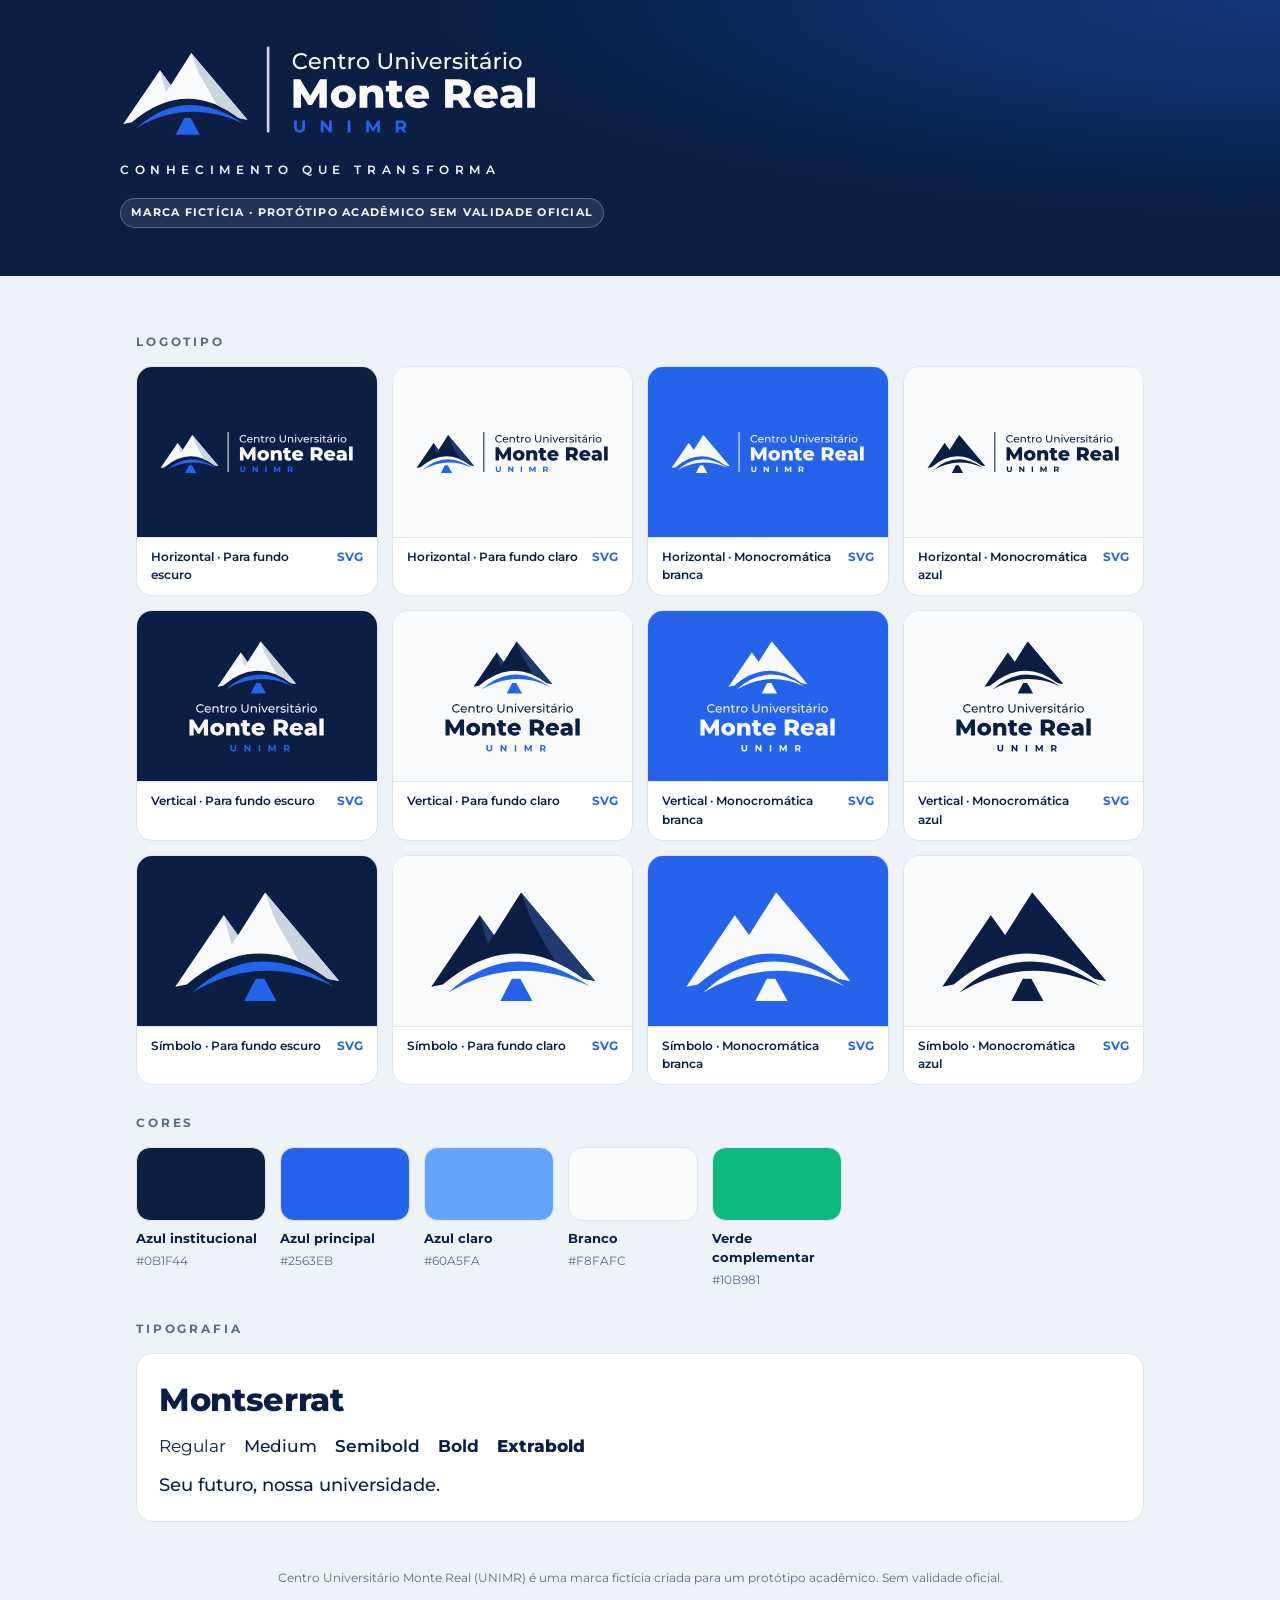
<file: portal/brand/index.html>
<!DOCTYPE html>
<html lang="pt-BR">
<head>
<meta charset="UTF-8">
<meta name="viewport" content="width=device-width, initial-scale=1.0">
<meta name="robots" content="noindex, nofollow">
<title>Marca UNIMR · Protótipo acadêmico</title>
<link rel="icon" href="favicon.svg" type="image/svg+xml">
<link rel="preconnect" href="https://fonts.googleapis.com">
<link rel="preconnect" href="https://fonts.gstatic.com" crossorigin>
<link href="https://fonts.googleapis.com/css2?family=Montserrat:wght@400;500;600;700;800&display=swap" rel="stylesheet">
<style>
:root{
  --unimr-navy:#0B1F44; --unimr-blue:#2563EB; --unimr-sky:#60A5FA; --unimr-white:#F8FAFC; --unimr-green:#10B981;
  --ink:#0B1F44; --muted:#5B6B86; --line:#DCE4F0; --bg:#EEF3FA;
}
*{box-sizing:border-box;margin:0;padding:0}
body{font-family:'Montserrat',system-ui,sans-serif;background:var(--bg);color:var(--ink);-webkit-font-smoothing:antialiased;line-height:1.5}
header{background:radial-gradient(120% 140% at 100% 0%,rgba(37,99,235,.35),transparent 55%),var(--unimr-navy);color:var(--unimr-white);padding:40px 16px 48px}
.wrap{max-width:1040px;margin:0 auto}
header img{width:min(420px,100%);height:auto;display:block}
header .tag{margin-top:22px;font-size:.78rem;font-weight:600;letter-spacing:.45em;text-transform:uppercase}
header .proto{display:inline-block;margin-top:18px;font-size:.66rem;font-weight:700;letter-spacing:.12em;text-transform:uppercase;
  padding:6px 10px;border-radius:999px;background:rgba(248,250,252,.1);border:1px solid rgba(248,250,252,.25)}
main{padding:28px 16px 48px}
h2{font-size:.74rem;font-weight:700;letter-spacing:.24em;text-transform:uppercase;color:var(--muted);margin:30px 0 14px}
.grid{display:grid;grid-template-columns:repeat(auto-fill,minmax(230px,1fr));gap:14px}
.tile{border-radius:16px;border:1px solid var(--line);overflow:hidden;background:#fff}
.tile .art{height:170px;display:flex;align-items:center;justify-content:center;padding:22px}
.tile .art img{display:block;max-width:100%;max-height:120px;width:auto;height:auto}
.tile .art.dark{background:var(--unimr-navy)} .tile .art.light{background:var(--unimr-white)} .tile .art.blue{background:var(--unimr-blue)}
.tile .cap{padding:10px 14px;border-top:1px solid var(--line);font-size:.78rem;font-weight:600;display:flex;justify-content:space-between;gap:8px}
.tile .cap a{color:var(--unimr-blue);text-decoration:none;font-weight:700}
.sw{display:flex;flex-wrap:wrap;gap:14px}
.sw div{width:130px}
.sw i{display:block;height:74px;border-radius:14px;border:1px solid var(--line)}
.sw b{display:block;margin-top:8px;font-size:.8rem} .sw span{font-size:.74rem;color:var(--muted)}
.type{background:#fff;border:1px solid var(--line);border-radius:16px;padding:22px}
.type .big{font-size:2rem;font-weight:800;letter-spacing:-.01em}
.type .w{display:flex;flex-wrap:wrap;gap:18px;margin-top:10px;font-size:1.05rem}
.sig{margin-top:12px;font-size:1.15rem;font-weight:500}
footer{text-align:center;font-size:.74rem;color:var(--muted);padding:0 16px 32px}
</style>
</head>
<body>
<header><div class="wrap">
  <img src="unimr-horizontal-negativo.svg" alt="Centro Universitário Monte Real — UNIMR">
  <div class="tag">Conhecimento que transforma</div>
  <div class="proto">Marca fictícia · protótipo acadêmico sem validade oficial</div>
</div></header>
<main class="wrap">
  <h2>Logotipo</h2>
  <div class="grid" id="logos"></div>
  <h2>Cores</h2>
  <div class="sw">
    <div><i style="background:#0B1F44"></i><b>Azul institucional</b><span>#0B1F44</span></div>
    <div><i style="background:#2563EB"></i><b>Azul principal</b><span>#2563EB</span></div>
    <div><i style="background:#60A5FA"></i><b>Azul claro</b><span>#60A5FA</span></div>
    <div><i style="background:#F8FAFC"></i><b>Branco</b><span>#F8FAFC</span></div>
    <div><i style="background:#10B981"></i><b>Verde complementar</b><span>#10B981</span></div>
  </div>
  <h2>Tipografia</h2>
  <div class="type">
    <div class="big">Montserrat</div>
    <div class="w"><span style="font-weight:400">Regular</span><span style="font-weight:500">Medium</span><span style="font-weight:600">Semibold</span><span style="font-weight:700">Bold</span><span style="font-weight:800">Extrabold</span></div>
    <div class="sig">Seu futuro, nossa universidade.</div>
  </div>
</main>
<footer>Centro Universitário Monte Real (UNIMR) é uma marca fictícia criada para um protótipo acadêmico. Sem validade oficial.</footer>
<script>
  const L=[['Horizontal','horizontal'],['Vertical','vertical'],['Símbolo','simbolo']];
  const W=[['negativo','dark','Para fundo escuro'],['positivo','light','Para fundo claro'],['mono-branco','blue','Monocromática branca'],['mono-azul','light','Monocromática azul']];
  document.getElementById('logos').innerHTML = L.flatMap(([ln,lk])=>W.map(([wk,bg,wl])=>{
    const f=`unimr-${lk}-${wk}.svg`;
    return `<div class="tile"><div class="art ${bg}"><img src="${f}" alt="${ln} — ${wl}"></div><div class="cap"><span>${ln} · ${wl}</span><a href="${f}" download>SVG</a></div></div>`;
  })).join('');
</script>
</body>
</html>
</file>
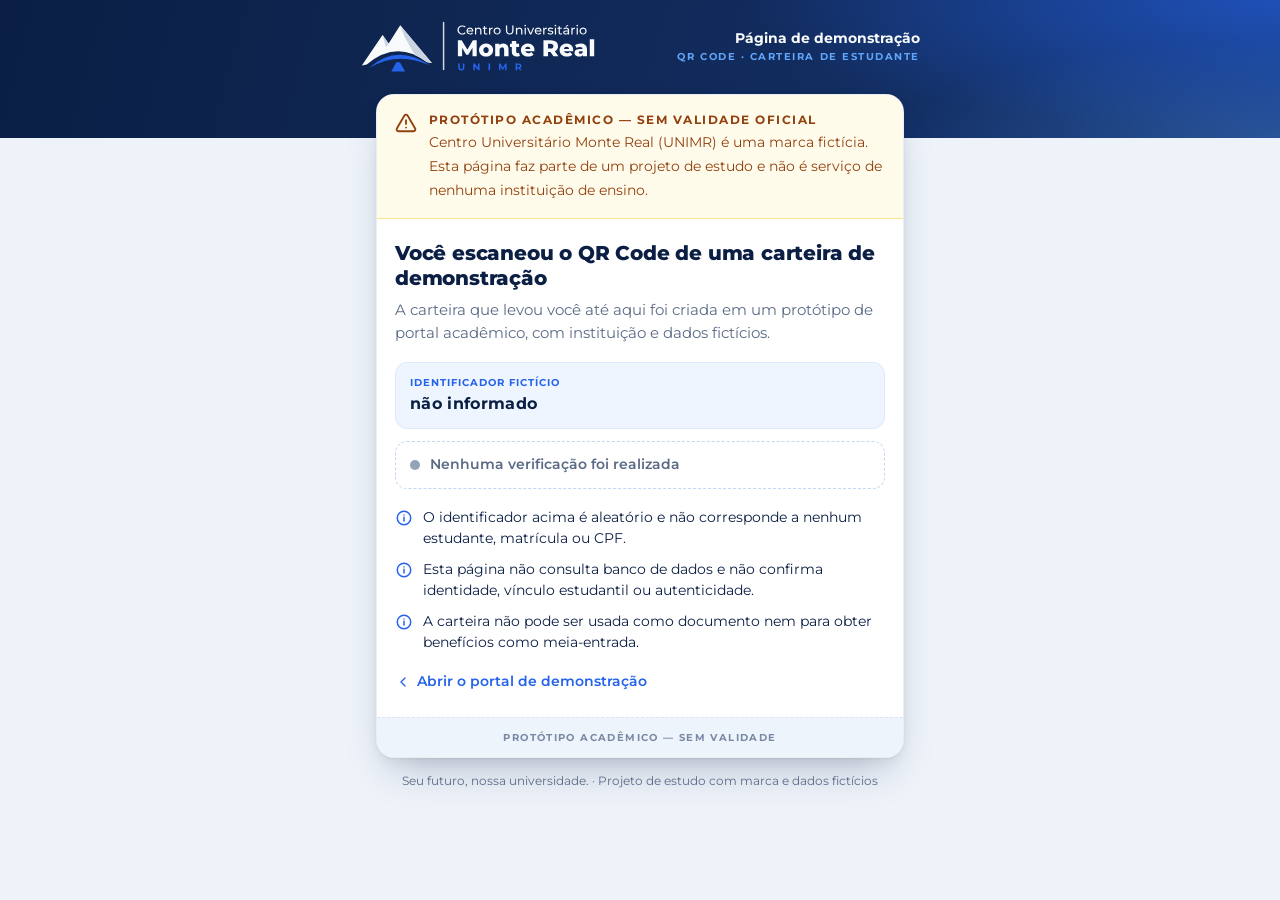
<file: portal/qr/index.html>
<!DOCTYPE html>
<html lang="pt-BR">
<head>
<meta charset="UTF-8">
<meta name="viewport" content="width=device-width, initial-scale=1.0">
<meta name="robots" content="noindex, nofollow">
<title>QR demonstrativo · UNIMR · Protótipo acadêmico</title>
<link rel="icon" href="../brand/favicon.svg" type="image/svg+xml">
<meta name="theme-color" content="#0B1F44">
<meta name="description" content="Página de demonstração do QR Code de um protótipo acadêmico de carteira de estudante. Sem validade oficial.">
<link rel="preconnect" href="https://fonts.googleapis.com">
<link rel="preconnect" href="https://fonts.gstatic.com" crossorigin>
<link href="https://fonts.googleapis.com/css2?family=Montserrat:wght@400;500;600;700;800&display=swap" rel="stylesheet">
<style>
:root{
  /* Marca UNIMR (fictícia) — mesmos tokens do portal */
  --unimr-navy:#0B1F44; --unimr-blue:#2563EB; --unimr-sky:#60A5FA; --unimr-white:#F8FAFC; --unimr-green:#10B981;
  --unimr-navy-2:#122C5E; --unimr-blue-50:#EFF5FF; --unimr-blue-100:#DCE8FC; --unimr-blue-200:#C2D6F5;
  --grad-brand:linear-gradient(105deg,var(--unimr-navy) 0%,var(--unimr-navy-2) 62%,#173A7A 100%);
  --ink:var(--unimr-navy);--muted:#5B6B86;--line:#DCE4F0;--bg:#EEF3FA;
}
*{box-sizing:border-box;margin:0;padding:0}
body{font-family:'Montserrat',system-ui,-apple-system,sans-serif;background:var(--bg);color:var(--ink);
  -webkit-font-smoothing:antialiased;line-height:1.5;min-height:100dvh;display:flex;flex-direction:column}
.top{background:var(--grad-brand);color:var(--unimr-white);
  padding:18px 16px 64px;position:relative;overflow:hidden}
.top::after{content:"";position:absolute;inset:0;pointer-events:none;
  background:radial-gradient(70% 160% at 100% 0%,rgba(37,99,235,.55),transparent 60%),
    radial-gradient(50% 120% at 100% 100%,rgba(96,165,250,.25),transparent 60%)}
.top-in{max-width:560px;margin:0 auto;display:flex;align-items:center;gap:12px;position:relative;z-index:1}
.top-in{flex-wrap:wrap;justify-content:space-between;row-gap:14px}
.brand{display:block;height:56px;width:auto}
.top-r{text-align:right}
@media(max-width:480px){.top-r{text-align:left;width:100%}.brand{height:48px}}
.top .t{font-weight:700;font-size:.9rem}
.top .s{font-size:.6rem;font-weight:700;letter-spacing:.16em;text-transform:uppercase;color:var(--unimr-sky)}
main{flex:1;width:100%;max-width:560px;margin:-44px auto 0;padding:0 16px 32px;position:relative;z-index:2}
.card{background:#fff;border:1px solid rgba(11,31,68,.08);border-radius:18px;overflow:hidden;
  box-shadow:0 1px 2px rgba(11,31,68,.05),0 6px 16px -4px rgba(11,31,68,.08),0 22px 44px -16px rgba(11,31,68,.28)}
.banner{display:flex;gap:12px;align-items:flex-start;padding:16px 18px;background:#fffbeb;border-bottom:1px solid #fde68a;color:#92400e}
.banner svg{width:22px;height:22px;flex:0 0 auto;margin-top:1px}
.banner b{display:block;font-size:.78rem;letter-spacing:.12em;text-transform:uppercase}
.banner span{font-size:.88rem}
.body{padding:22px 18px 20px}
h1{font-size:1.22rem;font-weight:800;letter-spacing:-.01em;line-height:1.3}
.lead{margin-top:8px;color:var(--muted);font-size:.92rem}
.id{margin-top:18px;padding:12px 14px;border-radius:12px;background:var(--unimr-blue-50);border:1px solid var(--unimr-blue-100)}
.l{display:block;font-size:.62rem;font-weight:700;letter-spacing:.1em;text-transform:uppercase;color:var(--unimr-blue)}
.v{display:block;margin-top:3px;font-weight:700;font-variant-numeric:tabular-nums;letter-spacing:.02em;overflow-wrap:anywhere}
.status{margin-top:12px;display:flex;align-items:center;gap:10px;padding:12px 14px;border-radius:12px;
  border:1px dashed var(--unimr-blue-200);color:var(--muted);font-size:.88rem;font-weight:600}
.status i{width:10px;height:10px;border-radius:50%;background:#94a3b8;flex:0 0 auto}
ul{margin-top:18px;list-style:none;display:grid;gap:10px}
li{display:flex;gap:10px;font-size:.88rem;color:var(--ink)}
li svg{width:18px;height:18px;flex:0 0 auto;margin-top:2px;color:var(--unimr-blue)}
.foot{padding:12px 18px;border-top:1px dashed #DDE6F2;background:#EEF4FC;text-align:center;
  font-size:.62rem;font-weight:700;letter-spacing:.14em;text-transform:uppercase;color:#7A89A3}
.back{display:inline-flex;align-items:center;gap:6px;margin-top:18px;color:var(--unimr-blue);font-weight:600;
  font-size:.9rem;text-decoration:none}
.back svg{width:16px;height:16px}
.note{margin-top:14px;text-align:center;color:var(--muted);font-size:.76rem}
</style>
</head>
<body>
<header class="top">
  <div class="top-in">
    <img class="brand" src="../brand/unimr-horizontal-negativo.svg" alt="Centro Universitário Monte Real — UNIMR (marca fictícia)" width="230" height="56">
    <div class="top-r">
      <div class="t">Página de demonstração</div>
      <div class="s">QR Code · Carteira de Estudante</div>
    </div>
  </div>
</header>

<main>
  <article class="card">
    <div class="banner" role="note">
      <svg viewBox="0 0 24 24" fill="none" aria-hidden="true"><path d="M12 9v4m0 4h.01M10.3 3.9L2 18a2 2 0 001.7 3h16.6a2 2 0 001.7-3L13.7 3.9a2 2 0 00-3.4 0z" stroke="currentColor" stroke-width="2" stroke-linecap="round" stroke-linejoin="round"/></svg>
      <div><b>Protótipo acadêmico — sem validade oficial</b>
        <span>Centro Universitário Monte Real (UNIMR) é uma marca fictícia. Esta página faz parte de um projeto de estudo e não é serviço de nenhuma instituição de ensino.</span></div>
    </div>
    <div class="body">
      <h1>Você escaneou o QR Code de uma carteira de demonstração</h1>
      <p class="lead">A carteira que levou você até aqui foi criada em um protótipo de portal acadêmico, com instituição e dados fictícios.</p>

      <div class="id">
        <span class="l">Identificador fictício</span>
        <span class="v" id="demoId">—</span>
      </div>
      <div class="status"><i aria-hidden="true"></i>Nenhuma verificação foi realizada</div>

      <ul>
        <li><svg viewBox="0 0 24 24" fill="none" aria-hidden="true"><circle cx="12" cy="12" r="9" stroke="currentColor" stroke-width="2"/><path d="M12 11v5M12 8h.01" stroke="currentColor" stroke-width="2" stroke-linecap="round"/></svg>
          O identificador acima é aleatório e não corresponde a nenhum estudante, matrícula ou CPF.</li>
        <li><svg viewBox="0 0 24 24" fill="none" aria-hidden="true"><circle cx="12" cy="12" r="9" stroke="currentColor" stroke-width="2"/><path d="M12 11v5M12 8h.01" stroke="currentColor" stroke-width="2" stroke-linecap="round"/></svg>
          Esta página não consulta banco de dados e não confirma identidade, vínculo estudantil ou autenticidade.</li>
        <li><svg viewBox="0 0 24 24" fill="none" aria-hidden="true"><circle cx="12" cy="12" r="9" stroke="currentColor" stroke-width="2"/><path d="M12 11v5M12 8h.01" stroke="currentColor" stroke-width="2" stroke-linecap="round"/></svg>
          A carteira não pode ser usada como documento nem para obter benefícios como meia-entrada.</li>
      </ul>

      <a class="back" href="../">
        <svg viewBox="0 0 24 24" fill="none" aria-hidden="true"><path d="M15 18l-6-6 6-6" stroke="currentColor" stroke-width="2" stroke-linecap="round" stroke-linejoin="round"/></svg>
        Abrir o portal de demonstração
      </a>
    </div>
    <div class="foot">Protótipo acadêmico — sem validade</div>
  </article>
  <p class="note">Seu futuro, nossa universidade. · Projeto de estudo com marca e dados fictícios</p>
</main>

<script>
  // Mostra apenas o identificador fictício recebido no QR (sanitizado). Nada é validado.
  const raw = new URLSearchParams(location.search).get('id') || '';
  const id = raw.toUpperCase().replace(/[^A-Z0-9-]/g,'').slice(0,24);
  document.getElementById('demoId').textContent = id || 'não informado';
</script>
</body>
</html>
</file>
